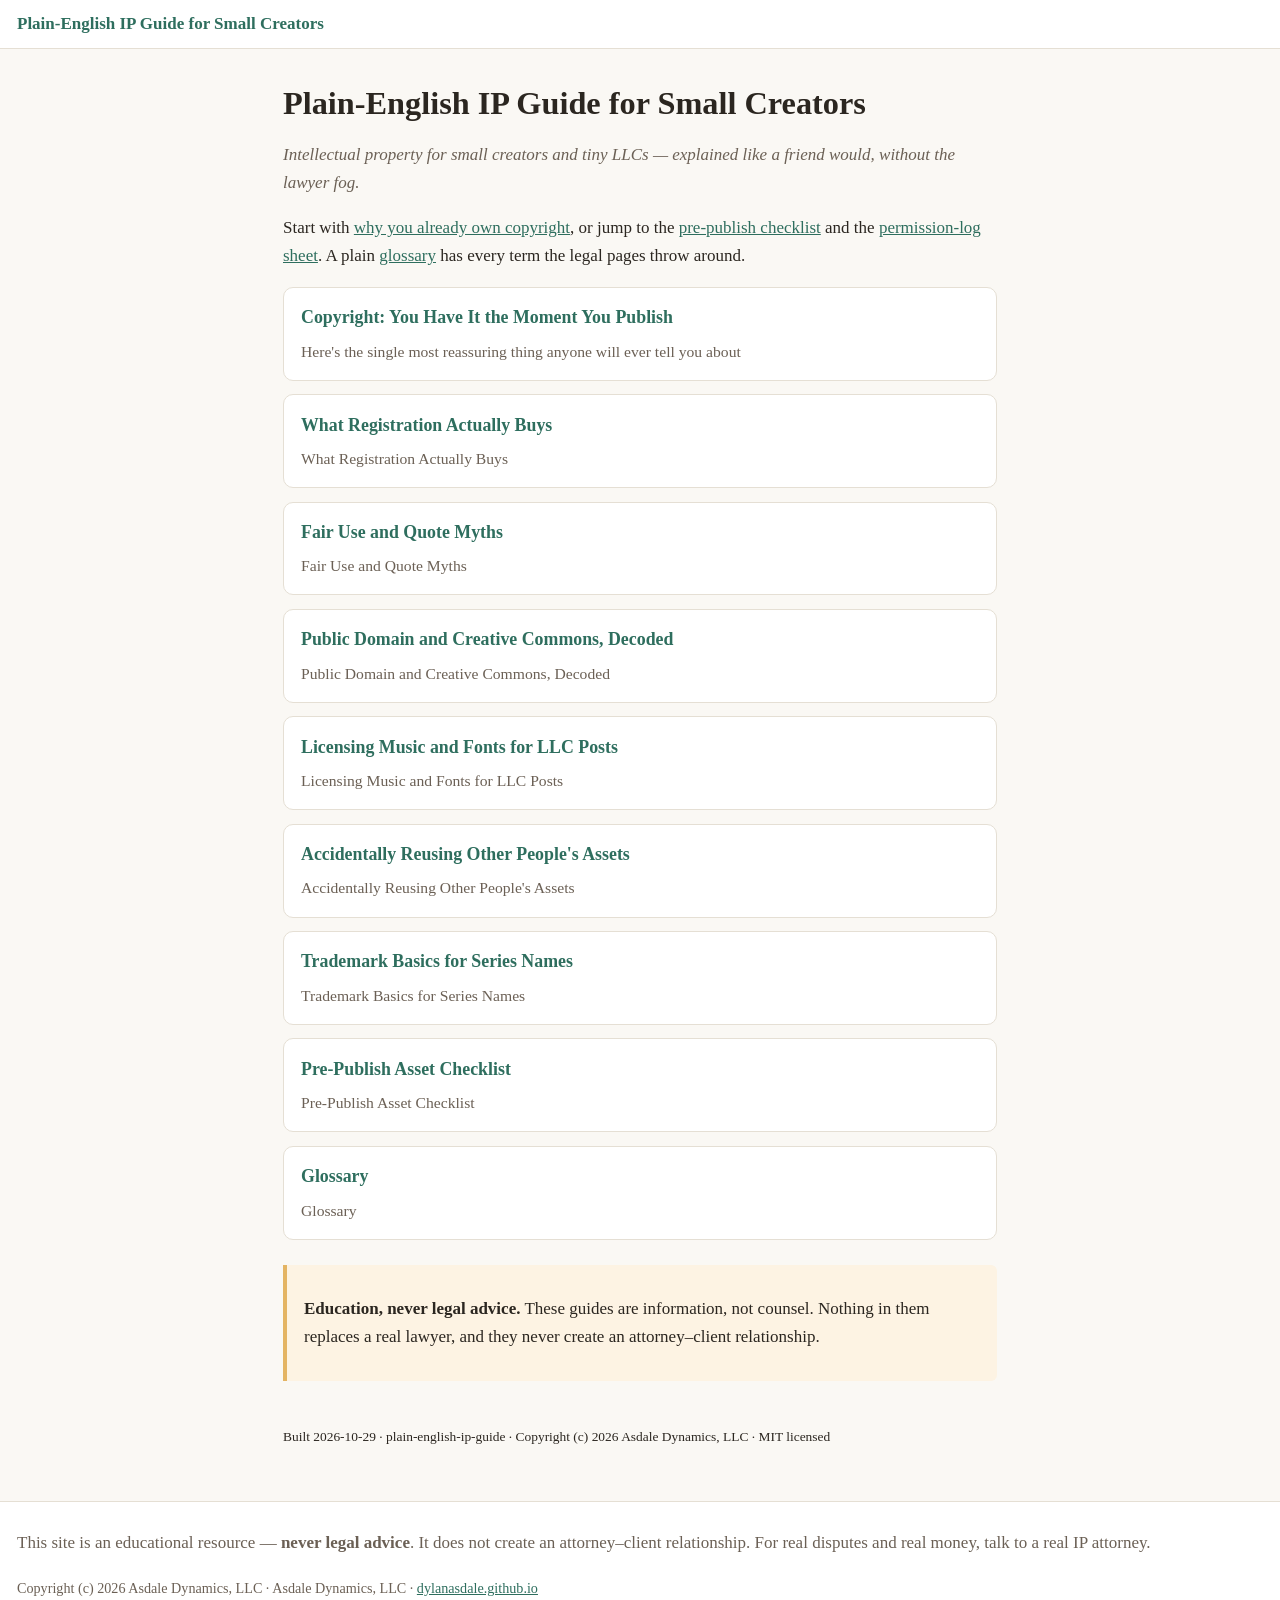
<file: site/index.html>
<!DOCTYPE html>
<html lang="en">
<head>
<meta charset="utf-8">
<meta name="viewport" content="width=device-width, initial-scale=1">
<meta name="description" content="Beginner-friendly intellectual-property guidance for small creators and tiny LLCs, in plain English. Education, never legal advice.">
<title>Plain-English IP Guide for Small Creators · Plain-English IP Guide for Small Creators</title>
<link rel="stylesheet" href="style.css">
</head>
<body>
<header class="site"><nav>
  <a class="home" href="index.html">Plain-English IP Guide for Small Creators</a>
</nav></header>
<main>
<h1>Plain-English IP Guide for Small Creators</h1>
<p class="tagline">Intellectual property for small creators and tiny LLCs — explained like a friend would, without the lawyer fog.</p>
<p>Start with <a href="01-copyright-the-moment-you-publish.html">why you already own copyright</a>, or jump to the <a href="checklist.html">pre-publish checklist</a> and the <a href="permission-log.csv">permission-log sheet</a>. A plain <a href="glossary.html">glossary</a> has every term the legal pages throw around.</p>
<ul class="cards">
  <li><a href="01-copyright-the-moment-you-publish.html">Copyright: You Have It the Moment You Publish</a><div class="desc">Here's the single most reassuring thing anyone will ever tell you about</div></li>
  <li><a href="02-what-registration-buys.html">What Registration Actually Buys</a><div class="desc">What Registration Actually Buys</div></li>
  <li><a href="03-fair-use-and-quote-myths.html">Fair Use and Quote Myths</a><div class="desc">Fair Use and Quote Myths</div></li>
  <li><a href="04-public-domain-and-creative-commons.html">Public Domain and Creative Commons, Decoded</a><div class="desc">Public Domain and Creative Commons, Decoded</div></li>
  <li><a href="05-licensing-music-and-fonts.html">Licensing Music and Fonts for LLC Posts</a><div class="desc">Licensing Music and Fonts for LLC Posts</div></li>
  <li><a href="06-accidental-reuse.html">Accidentally Reusing Other People's Assets</a><div class="desc">Accidentally Reusing Other People's Assets</div></li>
  <li><a href="07-trademark-basics-for-series-names.html">Trademark Basics for Series Names</a><div class="desc">Trademark Basics for Series Names</div></li>
  <li><a href="checklist.html">Pre-Publish Asset Checklist</a><div class="desc">Pre-Publish Asset Checklist</div></li>
  <li><a href="glossary.html">Glossary</a><div class="desc">Glossary</div></li>
</ul>
<blockquote><p><strong>Education, never legal advice.</strong> These guides are information, not counsel. Nothing in them replaces a real lawyer, and they never create an attorney–client relationship.</p></blockquote>

<div class="pagednav">
<p><small>Built 2026-10-29 · plain-english-ip-guide · Copyright (c) 2026 Asdale Dynamics, LLC · MIT licensed</small></p>
</div>
</main>
<footer class="site">
<p>This site is an educational resource — <strong>never legal advice</strong>. It does not create an attorney–client relationship. For real disputes and real money, talk to a real IP attorney.</p>
<p><small>Copyright (c) 2026 Asdale Dynamics, LLC · Asdale Dynamics, LLC · <a href="https://dylanasdale.github.io">dylanasdale.github.io</a></small></p>
</footer>
</body>
</html>
</file>
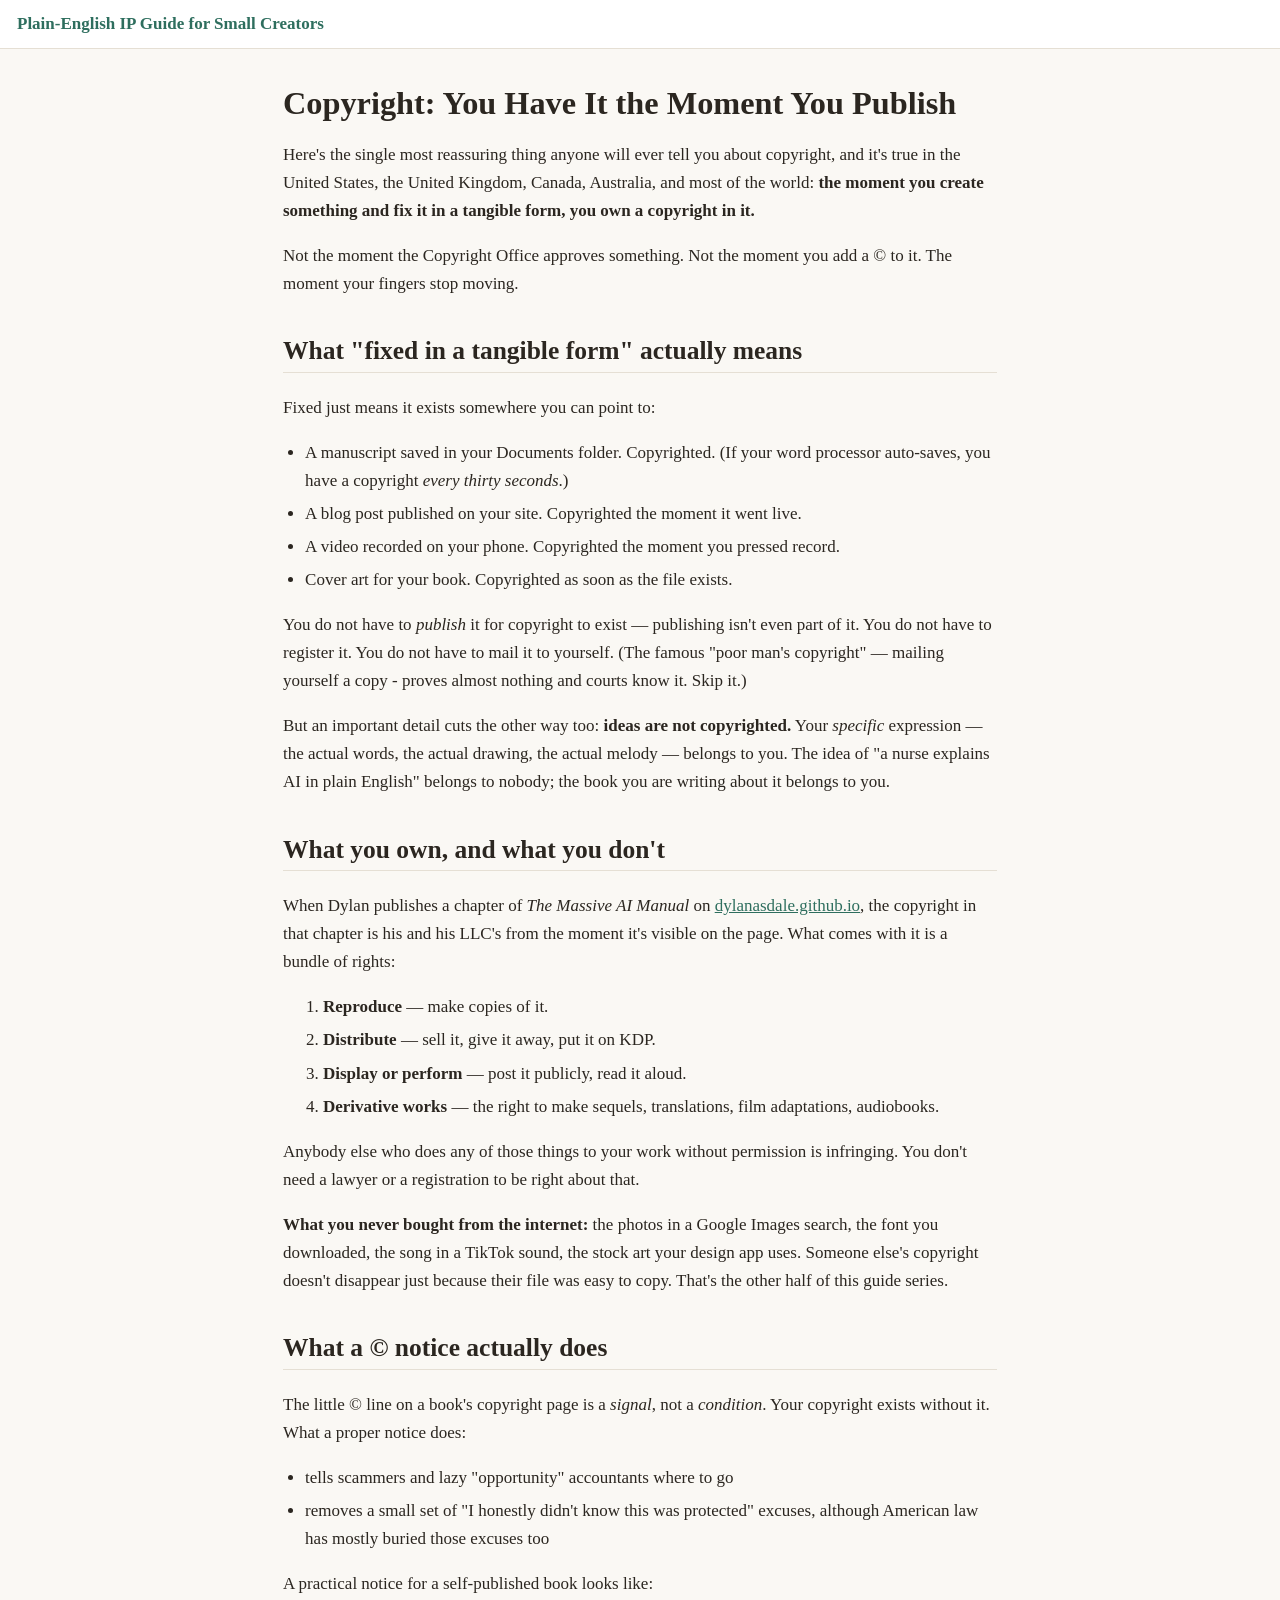
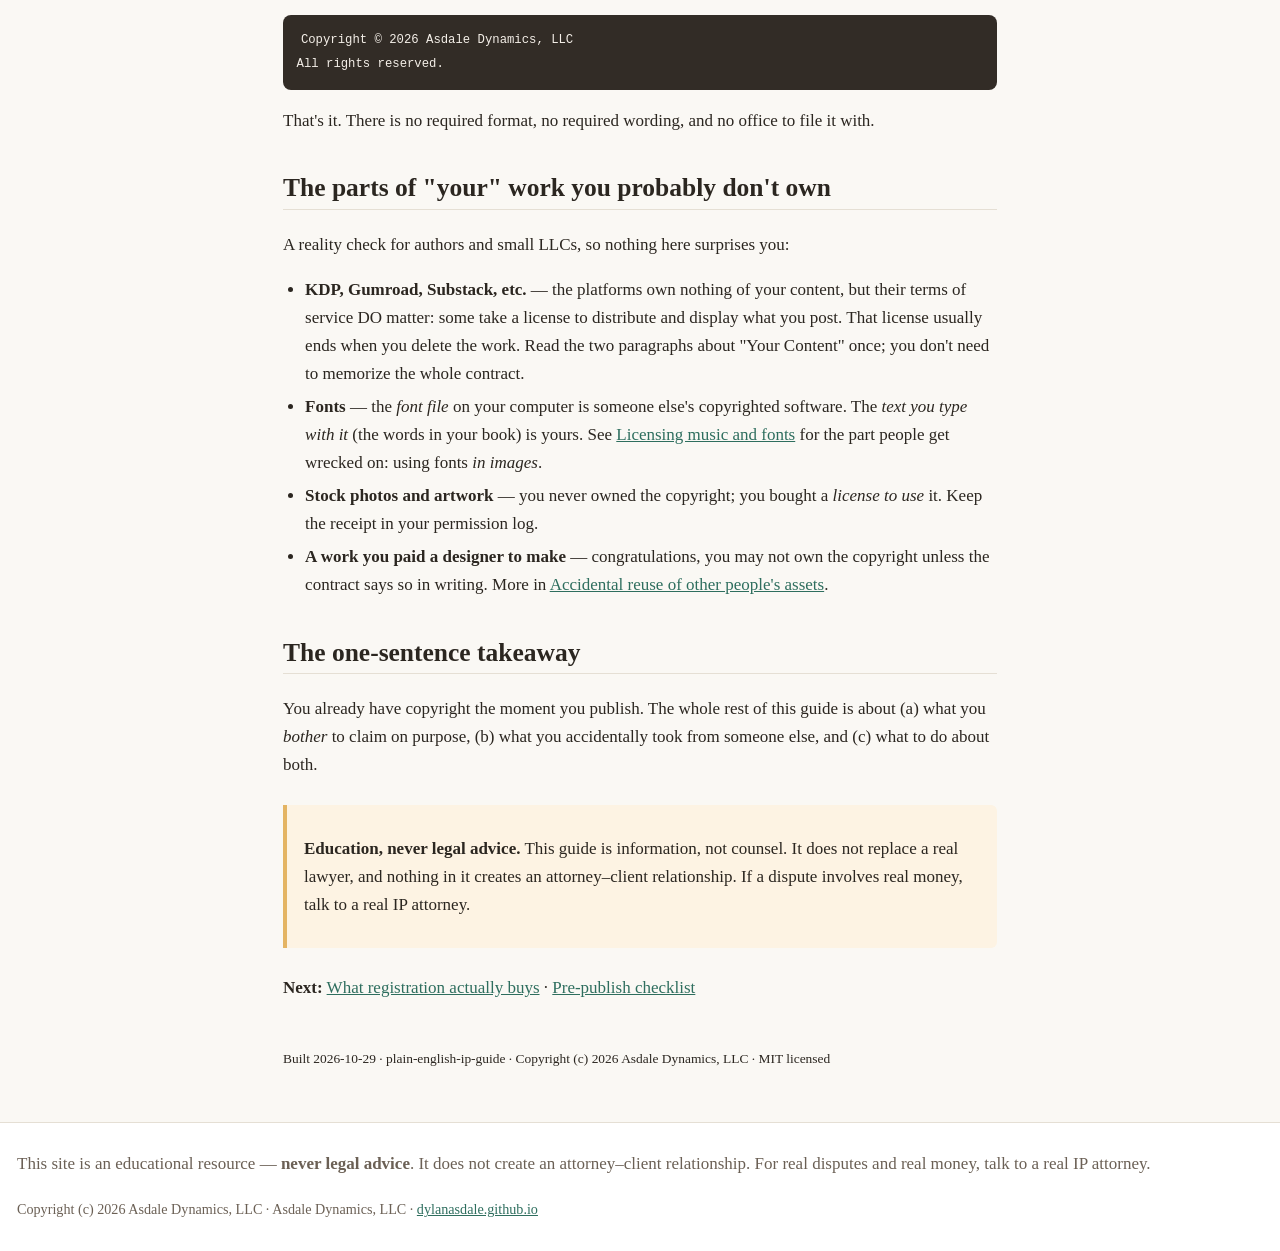
<file: site/01-copyright-the-moment-you-publish.html>
<!DOCTYPE html>
<html lang="en">
<head>
<meta charset="utf-8">
<meta name="viewport" content="width=device-width, initial-scale=1">
<meta name="description" content="Beginner-friendly intellectual-property guidance for small creators and tiny LLCs, in plain English. Education, never legal advice.">
<title>Copyright: You Have It the Moment You Publish · Plain-English IP Guide for Small Creators</title>
<link rel="stylesheet" href="style.css">
</head>
<body>
<header class="site"><nav>
  <a class="home" href="index.html">Plain-English IP Guide for Small Creators</a>
</nav></header>
<main>
<h1 id="copyright-you-have-it-the-moment-you-publish">Copyright: You Have It the Moment You Publish</h1>
<p>Here's the single most reassuring thing anyone will ever tell you about
copyright, and it's true in the United States, the United Kingdom, Canada,
Australia, and most of the world: <strong>the moment you create something and fix it
in a tangible form, you own a copyright in it.</strong></p>
<p>Not the moment the Copyright Office approves something. Not the moment you add
a © to it. The moment your fingers stop moving.</p>
<h2 id="what-fixed-in-a-tangible-form-actually-means">What "fixed in a tangible form" actually means</h2>
<p>Fixed just means it exists somewhere you can point to:</p>
<ul>
<li>A manuscript saved in your Documents folder. Copyrighted. (If your word
  processor auto-saves, you have a copyright <em>every thirty seconds</em>.)</li>
<li>A blog post published on your site. Copyrighted the moment it went live.</li>
<li>A video recorded on your phone. Copyrighted the moment you pressed record.</li>
<li>Cover art for your book. Copyrighted as soon as the file exists.</li>
</ul>
<p>You do not have to <em>publish</em> it for copyright to exist — publishing isn't even
part of it. You do not have to register it. You do not have to mail it to
yourself. (The famous "poor man's copyright" — mailing yourself a copy - proves
almost nothing and courts know it. Skip it.)</p>
<p>But an important detail cuts the other way too: <strong>ideas are not copyrighted.</strong>
Your <em>specific</em> expression — the actual words, the actual drawing, the actual
melody — belongs to you. The idea of "a nurse explains AI in plain English"
belongs to nobody; the book you are writing about it belongs to you.</p>
<h2 id="what-you-own-and-what-you-dont">What you own, and what you don't</h2>
<p>When Dylan publishes a chapter of <em>The Massive AI Manual</em> on
<a href="https://dylanasdale.github.io">dylanasdale.github.io</a>, the copyright in that
chapter is his and his LLC's from the moment it's visible on the page. What
comes with it is a bundle of rights:</p>
<ol>
<li><strong>Reproduce</strong> — make copies of it.</li>
<li><strong>Distribute</strong> — sell it, give it away, put it on KDP.</li>
<li><strong>Display or perform</strong> — post it publicly, read it aloud.</li>
<li><strong>Derivative works</strong> — the right to make sequels, translations, film
   adaptations, audiobooks.</li>
</ol>
<p>Anybody else who does any of those things to your work without permission is
infringing. You don't need a lawyer or a registration to be right about that.</p>
<p><strong>What you never bought from the internet:</strong> the photos in a Google Images
search, the font you downloaded, the song in a TikTok sound, the stock art
your design app uses. Someone else's copyright doesn't disappear just because
their file was easy to copy. That's the other half of this guide series.</p>
<h2 id="what-a-notice-actually-does">What a © notice actually does</h2>
<p>The little © line on a book's copyright page is a <em>signal</em>, not a <em>condition</em>.
Your copyright exists without it. What a proper notice does:</p>
<ul>
<li>tells scammers and lazy "opportunity" accountants where to go</li>
<li>removes a small set of "I honestly didn't know this was protected"
  excuses, although American law has mostly buried those excuses too</li>
</ul>
<p>A practical notice for a self-published book looks like:</p>
<pre><code>Copyright © 2026 Asdale Dynamics, LLC
All rights reserved.
</code></pre>
<p>That's it. There is no required format, no required wording, and no office to
file it with.</p>
<h2 id="the-parts-of-your-work-you-probably-dont-own">The parts of "your" work you probably don't own</h2>
<p>A reality check for authors and small LLCs, so nothing here surprises you:</p>
<ul>
<li><strong>KDP, Gumroad, Substack, etc.</strong> — the platforms own nothing of your content,
  but their terms of service DO matter: some take a license to distribute and
  display what you post. That license usually ends when you delete the work.
  Read the two paragraphs about "Your Content" once; you don't need to
  memorize the whole contract.</li>
<li><strong>Fonts</strong> — the <em>font file</em> on your computer is someone else's copyrighted
  software. The <em>text you type with it</em> (the words in your book) is yours. See
  <a href="05-licensing-music-and-fonts.html">Licensing music and fonts</a> for the part
  people get wrecked on: using fonts <em>in images</em>.</li>
<li><strong>Stock photos and artwork</strong> — you never owned the copyright; you bought a
  <em>license to use</em> it. Keep the receipt in your permission log.</li>
<li><strong>A work you paid a designer to make</strong> — congratulations, you may not own
  the copyright unless the contract says so in writing. More in
  <a href="06-accidental-reuse.html">Accidental reuse of other people's assets</a>.</li>
</ul>
<h2 id="the-one-sentence-takeaway">The one-sentence takeaway</h2>
<p>You already have copyright the moment you publish. The whole rest of this
guide is about (a) what you <em>bother</em> to claim on purpose, (b) what you
accidentally took from someone else, and (c) what to do about both.</p>
<blockquote>
<p><strong>Education, never legal advice.</strong> This guide is information, not counsel.
It does not replace a real lawyer, and nothing in it creates an
attorney–client relationship. If a dispute involves real money, talk to a
real IP attorney.</p>
</blockquote>
<p><strong>Next:</strong> <a href="02-what-registration-buys.html">What registration actually buys</a> ·
<a href="checklist.html">Pre-publish checklist</a></p>
<div class="pagednav">
<p><small>Built 2026-10-29 · plain-english-ip-guide · Copyright (c) 2026 Asdale Dynamics, LLC · MIT licensed</small></p>
</div>
</main>
<footer class="site">
<p>This site is an educational resource — <strong>never legal advice</strong>. It does not create an attorney–client relationship. For real disputes and real money, talk to a real IP attorney.</p>
<p><small>Copyright (c) 2026 Asdale Dynamics, LLC · Asdale Dynamics, LLC · <a href="https://dylanasdale.github.io">dylanasdale.github.io</a></small></p>
</footer>
</body>
</html>
</file>
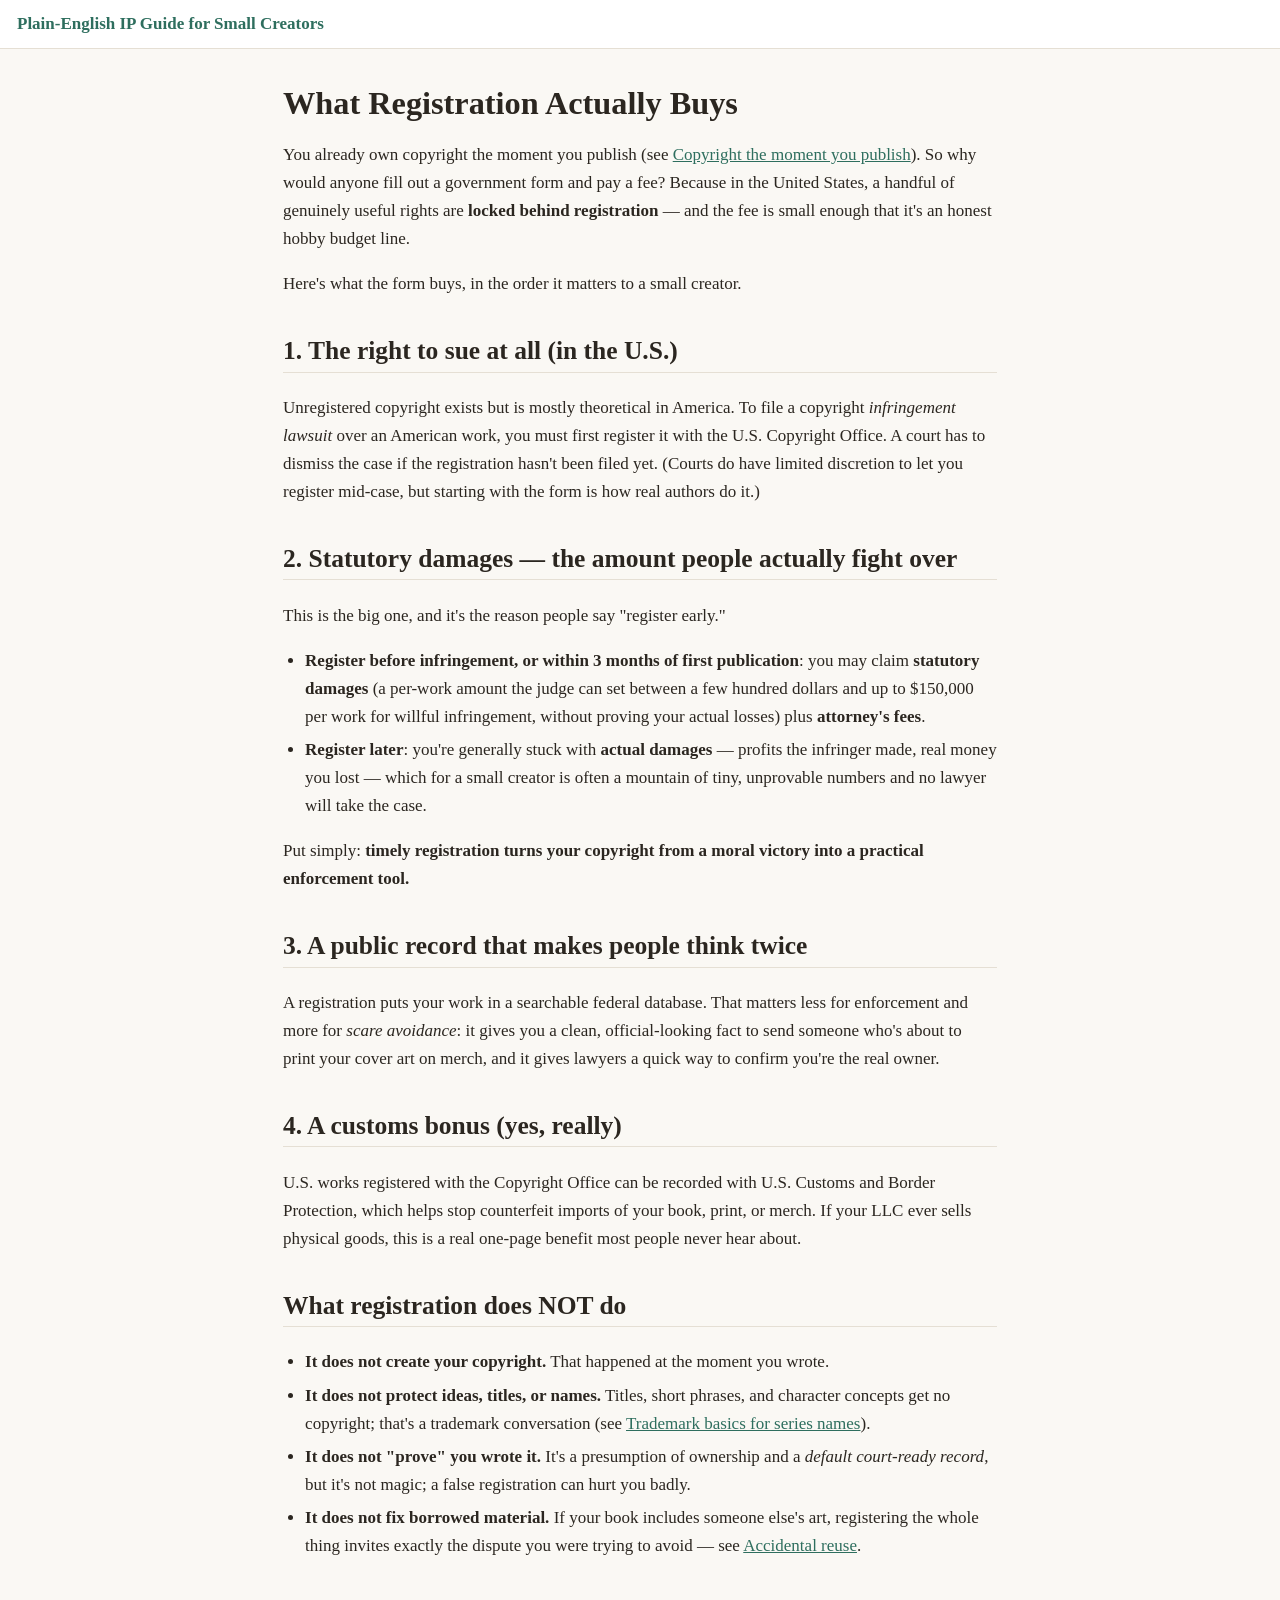
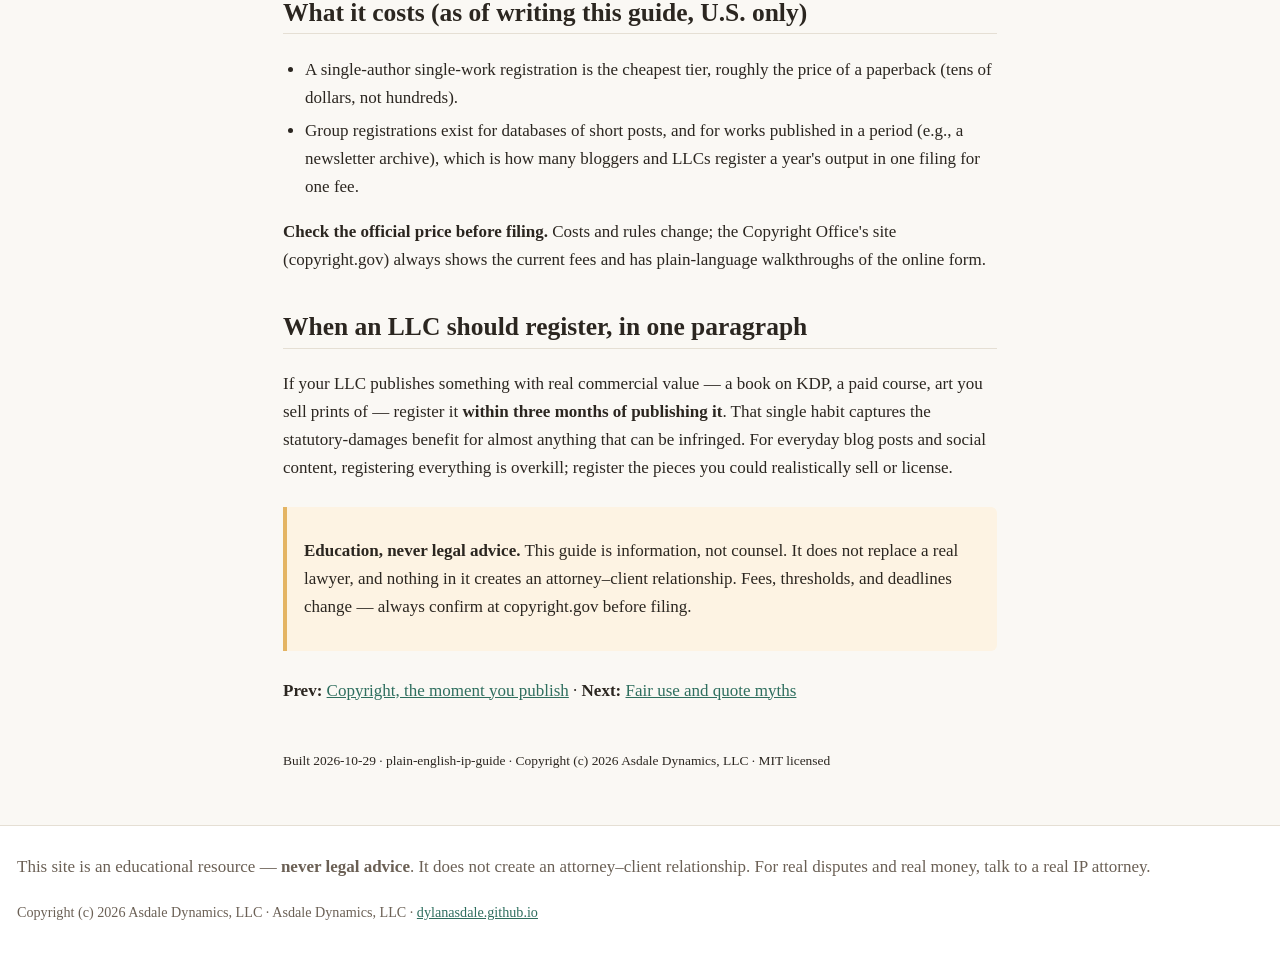
<file: site/02-what-registration-buys.html>
<!DOCTYPE html>
<html lang="en">
<head>
<meta charset="utf-8">
<meta name="viewport" content="width=device-width, initial-scale=1">
<meta name="description" content="Beginner-friendly intellectual-property guidance for small creators and tiny LLCs, in plain English. Education, never legal advice.">
<title>What Registration Actually Buys · Plain-English IP Guide for Small Creators</title>
<link rel="stylesheet" href="style.css">
</head>
<body>
<header class="site"><nav>
  <a class="home" href="index.html">Plain-English IP Guide for Small Creators</a>
</nav></header>
<main>
<h1 id="what-registration-actually-buys">What Registration Actually Buys</h1>
<p>You already own copyright the moment you publish (see
<a href="01-copyright-the-moment-you-publish.html">Copyright the moment you publish</a>).
So why would anyone fill out a government form and pay a fee? Because in the
United States, a handful of genuinely useful rights are <strong>locked behind
registration</strong> — and the fee is small enough that it's an honest hobby budget
line.</p>
<p>Here's what the form buys, in the order it matters to a small creator.</p>
<h2 id="1-the-right-to-sue-at-all-in-the-us">1. The right to sue at all (in the U.S.)</h2>
<p>Unregistered copyright exists but is mostly theoretical in America. To file a
copyright <em>infringement lawsuit</em> over an American work, you must first register
it with the U.S. Copyright Office. A court has to dismiss the case if the
registration hasn't been filed yet. (Courts do have limited discretion to let
you register mid-case, but starting with the form is how real authors do it.)</p>
<h2 id="2-statutory-damages-the-amount-people-actually-fight-over">2. Statutory damages — the amount people actually fight over</h2>
<p>This is the big one, and it's the reason people say "register early."</p>
<ul>
<li><strong>Register before infringement, or within 3 months of first publication</strong>:
  you may claim <strong>statutory damages</strong> (a per-work amount the judge can set
  between a few hundred dollars and up to $150,000 per work for willful
  infringement, without proving your actual losses) plus <strong>attorney's fees</strong>.</li>
<li><strong>Register later</strong>: you're generally stuck with <strong>actual damages</strong> — profits
  the infringer made, real money you lost — which for a small creator is often
  a mountain of tiny, unprovable numbers and no lawyer will take the case.</li>
</ul>
<p>Put simply: <strong>timely registration turns your copyright from a moral victory
into a practical enforcement tool.</strong></p>
<h2 id="3-a-public-record-that-makes-people-think-twice">3. A public record that makes people think twice</h2>
<p>A registration puts your work in a searchable federal database. That matters
less for enforcement and more for <em>scare avoidance</em>: it gives you a clean,
official-looking fact to send someone who's about to print your cover art on
merch, and it gives lawyers a quick way to confirm you're the real owner.</p>
<h2 id="4-a-customs-bonus-yes-really">4. A customs bonus (yes, really)</h2>
<p>U.S. works registered with the Copyright Office can be recorded with U.S.
Customs and Border Protection, which helps stop counterfeit imports of your
book, print, or merch. If your LLC ever sells physical goods, this is a real
one-page benefit most people never hear about.</p>
<h2 id="what-registration-does-not-do">What registration does NOT do</h2>
<ul>
<li><strong>It does not create your copyright.</strong> That happened at the moment you wrote.</li>
<li><strong>It does not protect ideas, titles, or names.</strong> Titles, short phrases, and
  character concepts get no copyright; that's a trademark conversation (see
  <a href="07-trademark-basics-for-series-names.html">Trademark basics for series names</a>).</li>
<li><strong>It does not "prove" you wrote it.</strong> It's a presumption of ownership and a
  <em>default court-ready record</em>, but it's not magic; a false registration can
  hurt you badly.</li>
<li><strong>It does not fix borrowed material.</strong> If your book includes someone else's
  art, registering the whole thing invites exactly the dispute you were trying
  to avoid — see <a href="06-accidental-reuse.html">Accidental reuse</a>.</li>
</ul>
<h2 id="what-it-costs-as-of-writing-this-guide-us-only">What it costs (as of writing this guide, U.S. only)</h2>
<ul>
<li>A single-author single-work registration is the cheapest tier, roughly the
  price of a paperback (tens of dollars, not hundreds).</li>
<li>Group registrations exist for databases of short posts, and for works
  published in a period (e.g., a newsletter archive), which is how many
  bloggers and LLCs register a year's output in one filing for one fee.</li>
</ul>
<p><strong>Check the official price before filing.</strong> Costs and rules change; the
Copyright Office's site (copyright.gov) always shows the current fees and has
plain-language walkthroughs of the online form.</p>
<h2 id="when-an-llc-should-register-in-one-paragraph">When an LLC should register, in one paragraph</h2>
<p>If your LLC publishes something with real commercial value — a book on KDP, a
paid course, art you sell prints of — register it <strong>within three months of
publishing it</strong>. That single habit captures the statutory-damages benefit for
almost anything that can be infringed. For everyday blog posts and social
content, registering everything is overkill; register the pieces you could
realistically sell or license.</p>
<blockquote>
<p><strong>Education, never legal advice.</strong> This guide is information, not counsel.
It does not replace a real lawyer, and nothing in it creates an
attorney–client relationship. Fees, thresholds, and deadlines change — always
confirm at copyright.gov before filing.</p>
</blockquote>
<p><strong>Prev:</strong> <a href="01-copyright-the-moment-you-publish.html">Copyright, the moment you publish</a> ·
<strong>Next:</strong> <a href="03-fair-use-and-quote-myths.html">Fair use and quote myths</a></p>
<div class="pagednav">
<p><small>Built 2026-10-29 · plain-english-ip-guide · Copyright (c) 2026 Asdale Dynamics, LLC · MIT licensed</small></p>
</div>
</main>
<footer class="site">
<p>This site is an educational resource — <strong>never legal advice</strong>. It does not create an attorney–client relationship. For real disputes and real money, talk to a real IP attorney.</p>
<p><small>Copyright (c) 2026 Asdale Dynamics, LLC · Asdale Dynamics, LLC · <a href="https://dylanasdale.github.io">dylanasdale.github.io</a></small></p>
</footer>
</body>
</html>
</file>
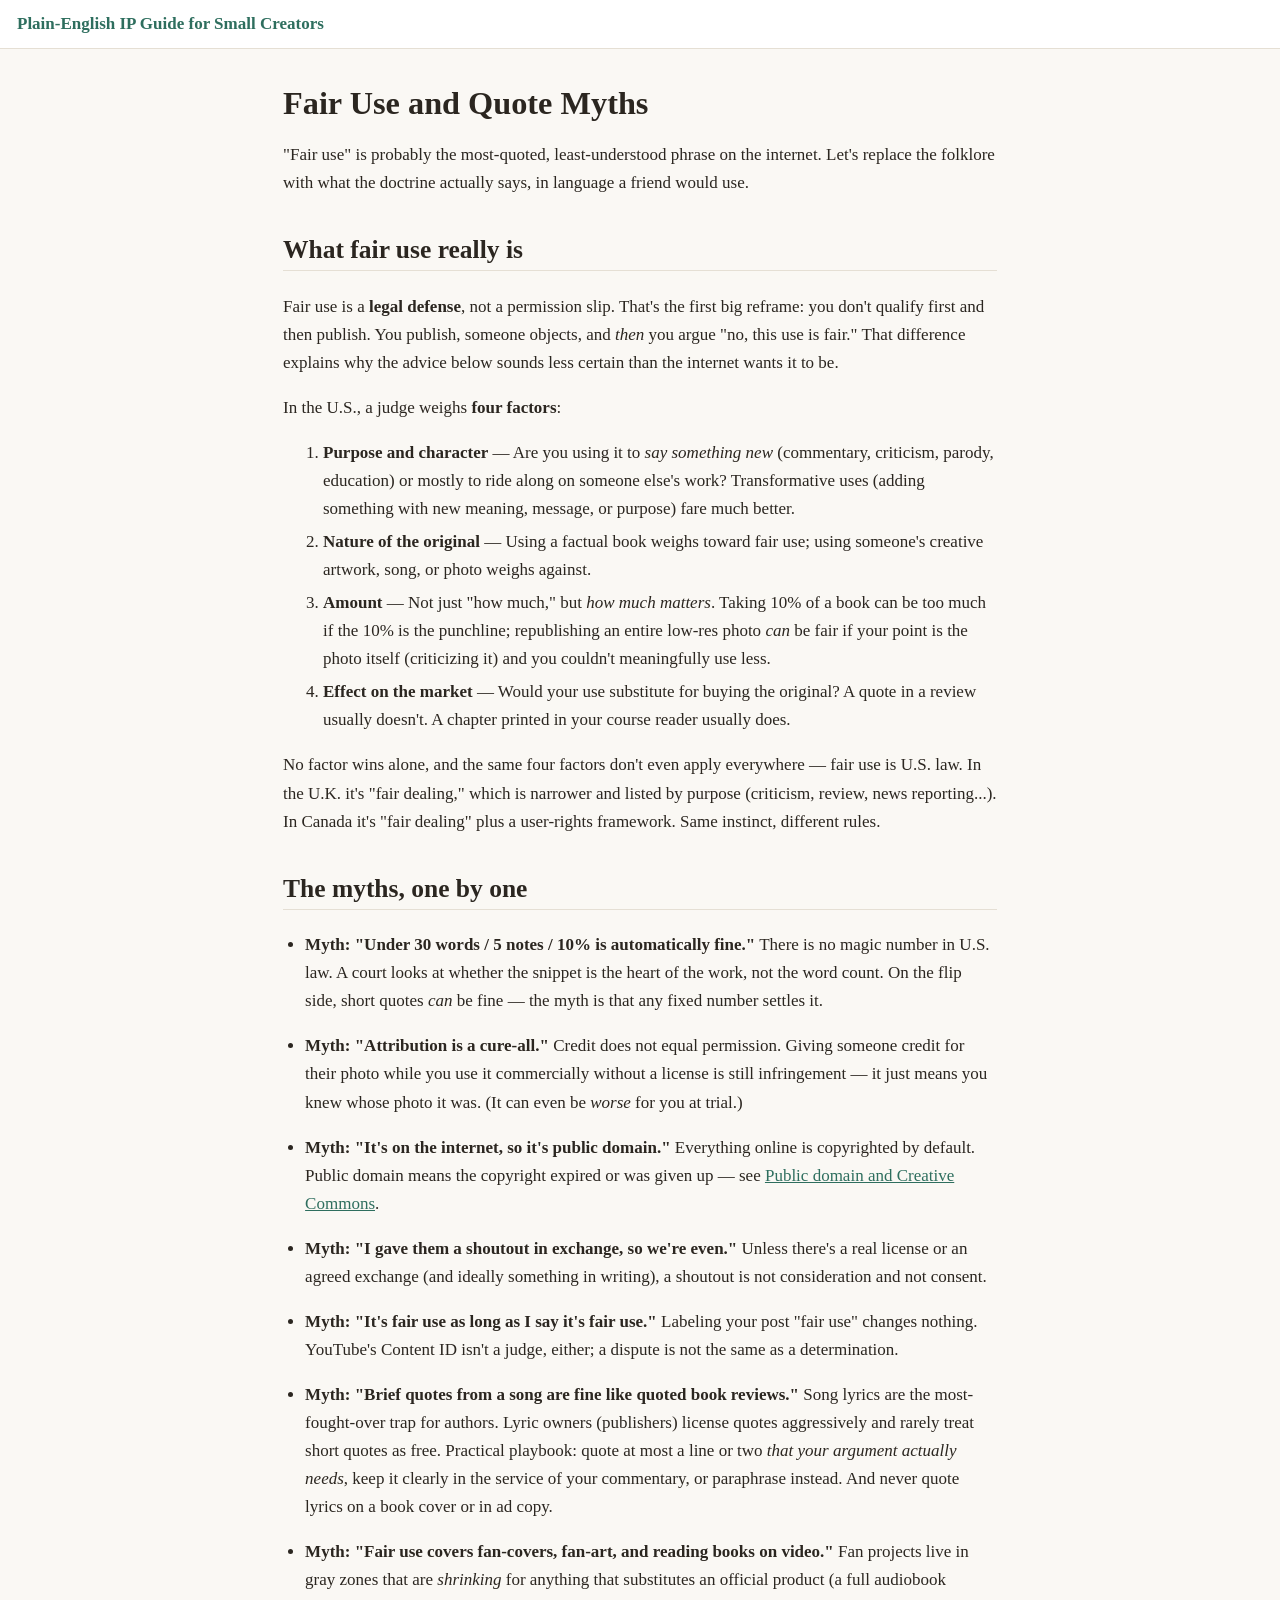
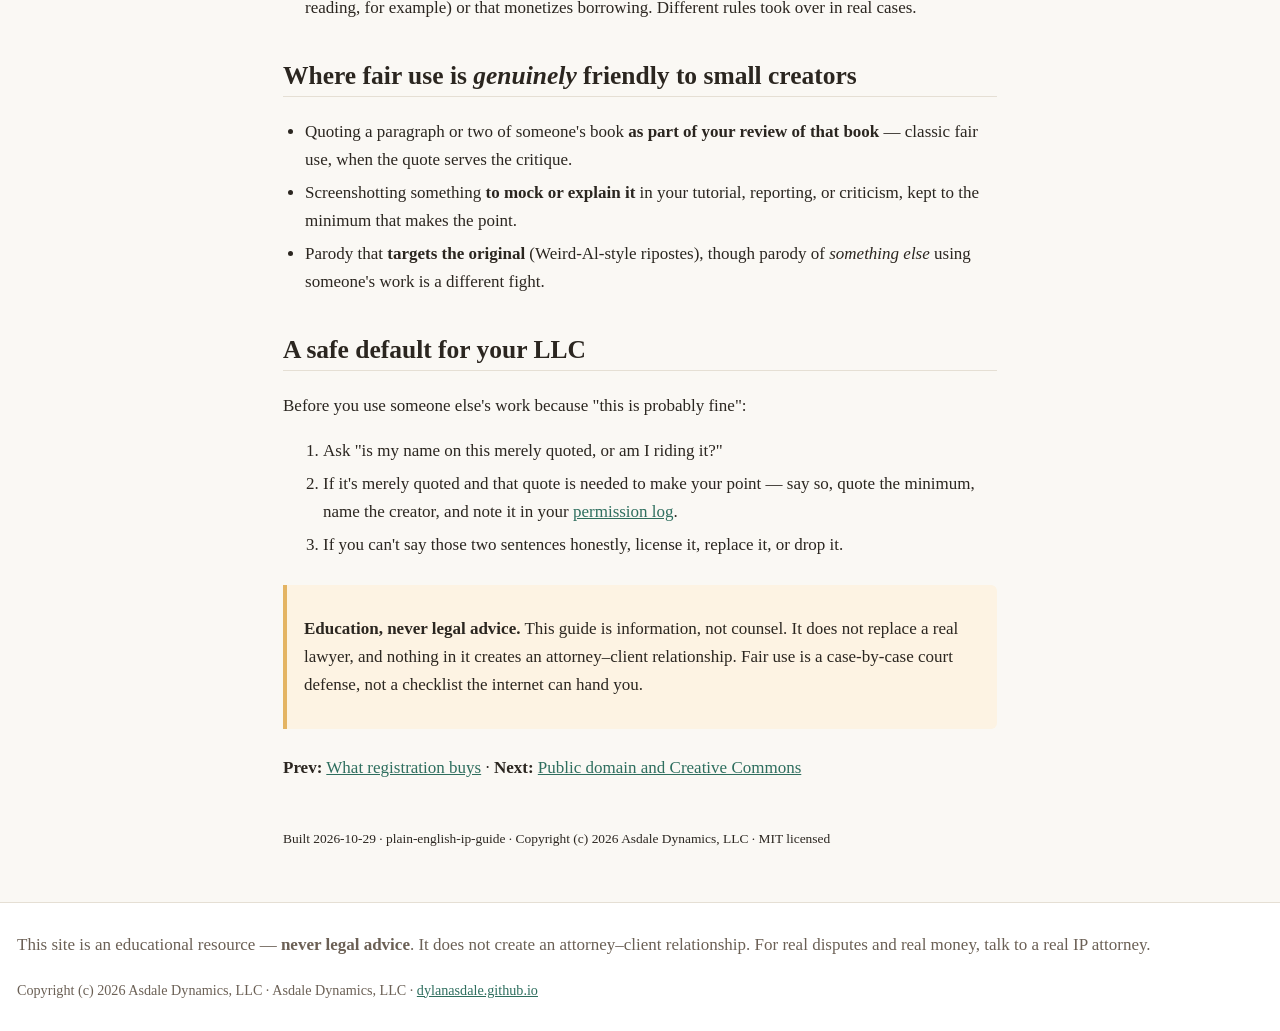
<file: site/03-fair-use-and-quote-myths.html>
<!DOCTYPE html>
<html lang="en">
<head>
<meta charset="utf-8">
<meta name="viewport" content="width=device-width, initial-scale=1">
<meta name="description" content="Beginner-friendly intellectual-property guidance for small creators and tiny LLCs, in plain English. Education, never legal advice.">
<title>Fair Use and Quote Myths · Plain-English IP Guide for Small Creators</title>
<link rel="stylesheet" href="style.css">
</head>
<body>
<header class="site"><nav>
  <a class="home" href="index.html">Plain-English IP Guide for Small Creators</a>
</nav></header>
<main>
<h1 id="fair-use-and-quote-myths">Fair Use and Quote Myths</h1>
<p>"Fair use" is probably the most-quoted, least-understood phrase on the
internet. Let's replace the folklore with what the doctrine actually says, in
language a friend would use.</p>
<h2 id="what-fair-use-really-is">What fair use really is</h2>
<p>Fair use is a <strong>legal defense</strong>, not a permission slip. That's the first big
reframe: you don't qualify first and then publish. You publish, someone
objects, and <em>then</em> you argue "no, this use is fair." That difference explains
why the advice below sounds less certain than the internet wants it to be.</p>
<p>In the U.S., a judge weighs <strong>four factors</strong>:</p>
<ol>
<li><strong>Purpose and character</strong> — Are you using it to <em>say something new</em>
   (commentary, criticism, parody, education) or mostly to ride along on
   someone else's work? Transformative uses (adding something with new
   meaning, message, or purpose) fare much better.</li>
<li><strong>Nature of the original</strong> — Using a factual book weighs toward fair use;
   using someone's creative artwork, song, or photo weighs against.</li>
<li><strong>Amount</strong> — Not just "how much," but <em>how much matters</em>. Taking 10% of a
   book can be too much if the 10% is the punchline; republishing an entire
   low-res photo <em>can</em> be fair if your point is the photo itself (criticizing
   it) and you couldn't meaningfully use less.</li>
<li><strong>Effect on the market</strong> — Would your use substitute for buying the
   original? A quote in a review usually doesn't. A chapter printed in your
   course reader usually does.</li>
</ol>
<p>No factor wins alone, and the same four factors don't even apply everywhere —
fair use is U.S. law. In the U.K. it's "fair dealing," which is narrower and
listed by purpose (criticism, review, news reporting...). In Canada it's
"fair dealing" plus a user-rights framework. Same instinct, different rules.</p>
<h2 id="the-myths-one-by-one">The myths, one by one</h2>
<ul>
<li>
<p><strong>Myth: "Under 30 words / 5 notes / 10% is automatically fine."</strong>
  There is no magic number in U.S. law. A court looks at whether the
  snippet is the heart of the work, not the word count. On the flip side,
  short quotes <em>can</em> be fine — the myth is that any fixed number settles it.</p>
</li>
<li>
<p><strong>Myth: "Attribution is a cure-all."</strong>
  Credit does not equal permission. Giving someone credit for their photo
  while you use it commercially without a license is still infringement —
  it just means you knew whose photo it was. (It can even be <em>worse</em> for you
  at trial.)</p>
</li>
<li>
<p><strong>Myth: "It's on the internet, so it's public domain."</strong>
  Everything online is copyrighted by default. Public domain means the
  copyright expired or was given up — see
  <a href="04-public-domain-and-creative-commons.html">Public domain and Creative Commons</a>.</p>
</li>
<li>
<p><strong>Myth: "I gave them a shoutout in exchange, so we're even."</strong>
  Unless there's a real license or an agreed exchange (and ideally something
  in writing), a shoutout is not consideration and not consent.</p>
</li>
<li>
<p><strong>Myth: "It's fair use as long as I say it's fair use."</strong>
  Labeling your post "fair use" changes nothing. YouTube's Content ID isn't a
  judge, either; a dispute is not the same as a determination.</p>
</li>
<li>
<p><strong>Myth: "Brief quotes from a song are fine like quoted book reviews."</strong>
  Song lyrics are the most-fought-over trap for authors. Lyric owners
  (publishers) license quotes aggressively and rarely treat short quotes as
  free. Practical playbook: quote at most a line or two <em>that your argument
  actually needs</em>, keep it clearly in the service of your commentary, or
  paraphrase instead. And never quote lyrics on a book cover or in ad copy.</p>
</li>
<li>
<p><strong>Myth: "Fair use covers fan-covers, fan-art, and reading books on video."</strong>
  Fan projects live in gray zones that are <em>shrinking</em> for anything that
  substitutes an official product (a full audiobook reading, for example) or
  that monetizes borrowing. Different rules took over in real cases.</p>
</li>
</ul>
<h2 id="where-fair-use-is-genuinely-friendly-to-small-creators">Where fair use is <em>genuinely</em> friendly to small creators</h2>
<ul>
<li>Quoting a paragraph or two of someone's book <strong>as part of your review of
  that book</strong> — classic fair use, when the quote serves the critique.</li>
<li>Screenshotting something <strong>to mock or explain it</strong> in your tutorial,
  reporting, or criticism, kept to the minimum that makes the point.</li>
<li>Parody that <strong>targets the original</strong> (Weird-Al-style ripostes), though
  parody of <em>something else</em> using someone's work is a different fight.</li>
</ul>
<h2 id="a-safe-default-for-your-llc">A safe default for your LLC</h2>
<p>Before you use someone else's work because "this is probably fine":</p>
<ol>
<li>Ask "is my name on this merely quoted, or am I riding it?"</li>
<li>If it's merely quoted and that quote is needed to make your point — say
   so, quote the minimum, name the creator, and note it in your
   <a href="permission-log.csv">permission log</a>.</li>
<li>If you can't say those two sentences honestly, license it, replace it, or
   drop it.</li>
</ol>
<blockquote>
<p><strong>Education, never legal advice.</strong> This guide is information, not counsel.
It does not replace a real lawyer, and nothing in it creates an
attorney–client relationship. Fair use is a case-by-case court defense, not
a checklist the internet can hand you.</p>
</blockquote>
<p><strong>Prev:</strong> <a href="02-what-registration-buys.html">What registration buys</a> ·
<strong>Next:</strong> <a href="04-public-domain-and-creative-commons.html">Public domain and Creative Commons</a></p>
<div class="pagednav">
<p><small>Built 2026-10-29 · plain-english-ip-guide · Copyright (c) 2026 Asdale Dynamics, LLC · MIT licensed</small></p>
</div>
</main>
<footer class="site">
<p>This site is an educational resource — <strong>never legal advice</strong>. It does not create an attorney–client relationship. For real disputes and real money, talk to a real IP attorney.</p>
<p><small>Copyright (c) 2026 Asdale Dynamics, LLC · Asdale Dynamics, LLC · <a href="https://dylanasdale.github.io">dylanasdale.github.io</a></small></p>
</footer>
</body>
</html>
</file>
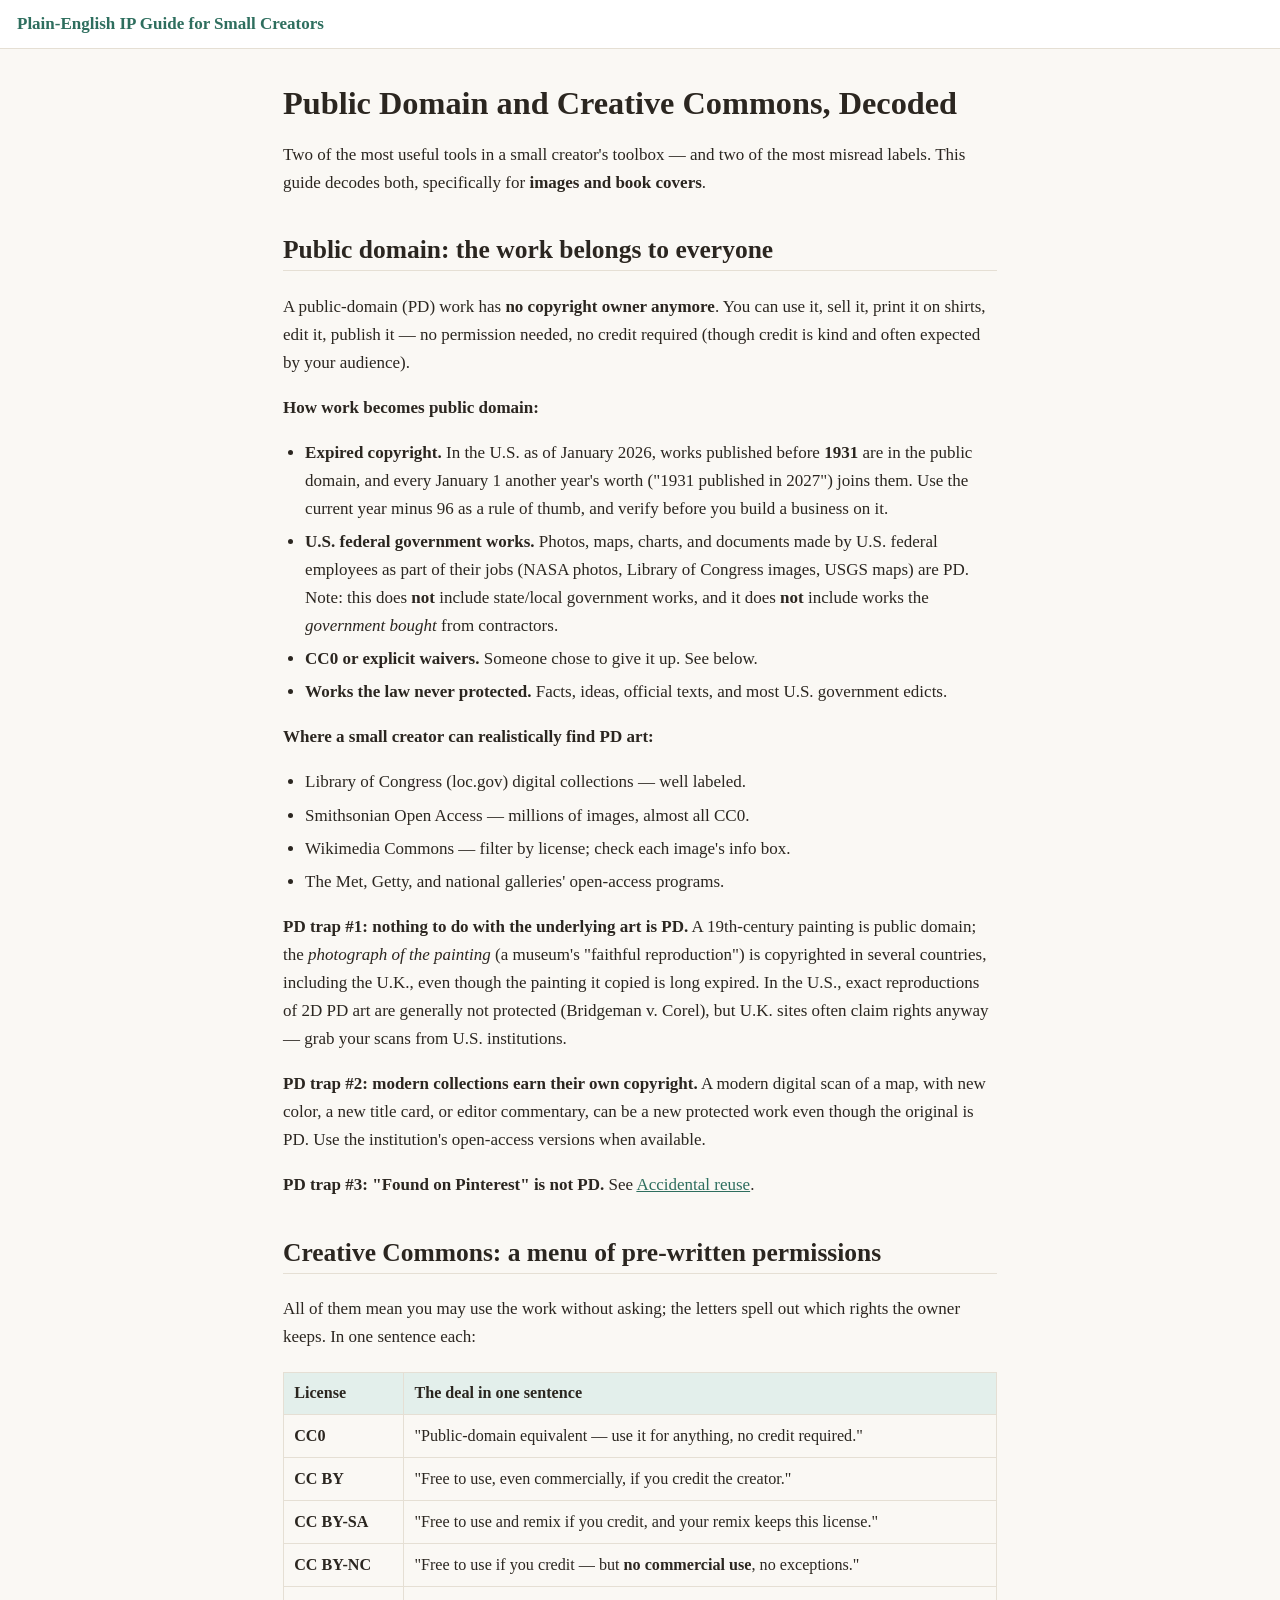
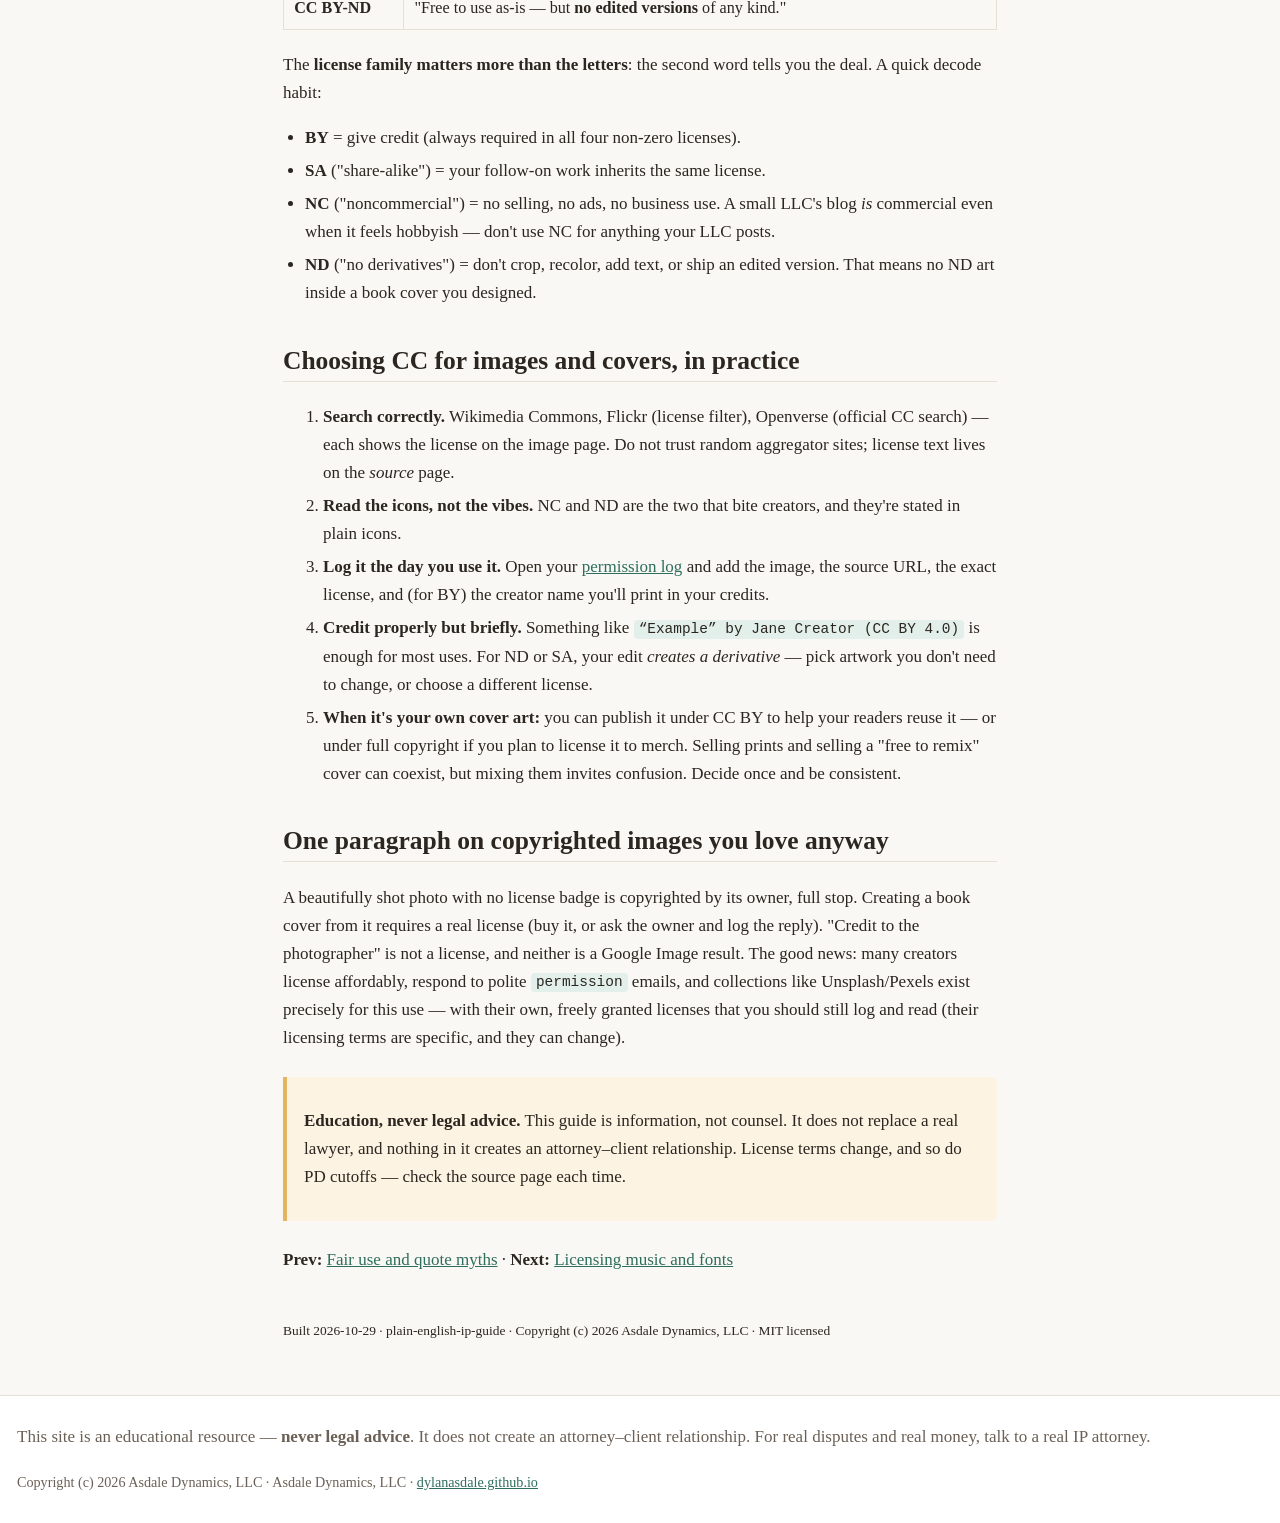
<file: site/04-public-domain-and-creative-commons.html>
<!DOCTYPE html>
<html lang="en">
<head>
<meta charset="utf-8">
<meta name="viewport" content="width=device-width, initial-scale=1">
<meta name="description" content="Beginner-friendly intellectual-property guidance for small creators and tiny LLCs, in plain English. Education, never legal advice.">
<title>Public Domain and Creative Commons, Decoded · Plain-English IP Guide for Small Creators</title>
<link rel="stylesheet" href="style.css">
</head>
<body>
<header class="site"><nav>
  <a class="home" href="index.html">Plain-English IP Guide for Small Creators</a>
</nav></header>
<main>
<h1 id="public-domain-and-creative-commons-decoded">Public Domain and Creative Commons, Decoded</h1>
<p>Two of the most useful tools in a small creator's toolbox — and two of the
most misread labels. This guide decodes both, specifically for <strong>images and
book covers</strong>.</p>
<h2 id="public-domain-the-work-belongs-to-everyone">Public domain: the work belongs to everyone</h2>
<p>A public-domain (PD) work has <strong>no copyright owner anymore</strong>. You can use it,
sell it, print it on shirts, edit it, publish it — no permission needed, no
credit required (though credit is kind and often expected by your audience).</p>
<p><strong>How work becomes public domain:</strong></p>
<ul>
<li><strong>Expired copyright.</strong> In the U.S. as of January 2026, works published
  before <strong>1931</strong> are in the public domain, and every January 1 another year's
  worth ("1931 published in 2027") joins them. Use the current year minus 96
  as a rule of thumb, and verify before you build a business on it.</li>
<li><strong>U.S. federal government works.</strong> Photos, maps, charts, and documents made
  by U.S. federal employees as part of their jobs (NASA photos, Library of
  Congress images, USGS maps) are PD. Note: this does <strong>not</strong> include
  state/local government works, and it does <strong>not</strong> include works the
  <em>government bought</em> from contractors.</li>
<li><strong>CC0 or explicit waivers.</strong> Someone chose to give it up. See below.</li>
<li><strong>Works the law never protected.</strong> Facts, ideas, official texts, and most
  U.S. government edicts.</li>
</ul>
<p><strong>Where a small creator can realistically find PD art:</strong></p>
<ul>
<li>Library of Congress (loc.gov) digital collections — well labeled.</li>
<li>Smithsonian Open Access — millions of images, almost all CC0.</li>
<li>Wikimedia Commons — filter by license; check each image's info box.</li>
<li>The Met, Getty, and national galleries' open-access programs.</li>
</ul>
<p><strong>PD trap #1: nothing to do with the underlying art is PD.</strong> A 19th-century
painting is public domain; the <em>photograph of the painting</em> (a museum's
"faithful reproduction") is copyrighted in several countries, including the
U.K., even though the painting it copied is long expired. In the U.S., exact
reproductions of 2D PD art are generally not protected (Bridgeman v. Corel),
but U.K. sites often claim rights anyway — grab your scans from U.S.
institutions.</p>
<p><strong>PD trap #2: modern collections earn their own copyright.</strong> A modern digital
scan of a map, with new color, a new title card, or editor commentary, can be
a new protected work even though the original is PD. Use the institution's
open-access versions when available.</p>
<p><strong>PD trap #3: "Found on Pinterest" is not PD.</strong> See
<a href="06-accidental-reuse.html">Accidental reuse</a>.</p>
<h2 id="creative-commons-a-menu-of-pre-written-permissions">Creative Commons: a menu of pre-written permissions</h2>
<p>All of them mean you may use the work without asking; the letters spell out
which rights the owner keeps. In one sentence each:</p>
<table>
<thead>
<tr>
<th>License</th>
<th>The deal in one sentence</th>
</tr>
</thead>
<tbody>
<tr>
<td><strong>CC0</strong></td>
<td>"Public-domain equivalent — use it for anything, no credit required."</td>
</tr>
<tr>
<td><strong>CC BY</strong></td>
<td>"Free to use, even commercially, if you credit the creator."</td>
</tr>
<tr>
<td><strong>CC BY-SA</strong></td>
<td>"Free to use and remix if you credit, and your remix keeps this license."</td>
</tr>
<tr>
<td><strong>CC BY-NC</strong></td>
<td>"Free to use if you credit — but <strong>no commercial use</strong>, no exceptions."</td>
</tr>
<tr>
<td><strong>CC BY-ND</strong></td>
<td>"Free to use as-is — but <strong>no edited versions</strong> of any kind."</td>
</tr>
</tbody>
</table>
<p>The <strong>license family matters more than the letters</strong>: the second word tells
you the deal. A quick decode habit:</p>
<ul>
<li><strong>BY</strong> = give credit (always required in all four non-zero licenses).</li>
<li><strong>SA</strong> ("share-alike") = your follow-on work inherits the same license.</li>
<li><strong>NC</strong> ("noncommercial") = no selling, no ads, no business use. A small
  LLC's blog <em>is</em> commercial even when it feels hobbyish — don't use NC for
  anything your LLC posts.</li>
<li><strong>ND</strong> ("no derivatives") = don't crop, recolor, add text, or ship an
  edited version. That means no ND art inside a book cover you designed.</li>
</ul>
<h2 id="choosing-cc-for-images-and-covers-in-practice">Choosing CC for images and covers, in practice</h2>
<ol>
<li><strong>Search correctly.</strong> Wikimedia Commons, Flickr (license filter), Openverse
   (official CC search) — each shows the license on the image page. Do not
   trust random aggregator sites; license text lives on the <em>source</em> page.</li>
<li><strong>Read the icons, not the vibes.</strong> NC and ND are the two that bite
   creators, and they're stated in plain icons.</li>
<li><strong>Log it the day you use it.</strong> Open your
   <a href="permission-log.csv">permission log</a> and add the image, the
   source URL, the exact license, and (for BY) the creator name you'll print
   in your credits.</li>
<li><strong>Credit properly but briefly.</strong> Something like
   <code>“Example” by Jane Creator (CC BY 4.0)</code> is enough for most uses. For ND or
   SA, your edit <em>creates a derivative</em> — pick artwork you don't need to
   change, or choose a different license.</li>
<li><strong>When it's your own cover art:</strong> you can publish it under CC BY to help
   your readers reuse it — or under full copyright if you plan to license it
   to merch. Selling prints and selling a "free to remix" cover can coexist,
   but mixing them invites confusion. Decide once and be consistent.</li>
</ol>
<h2 id="one-paragraph-on-copyrighted-images-you-love-anyway">One paragraph on copyrighted images you love anyway</h2>
<p>A beautifully shot photo with no license badge is copyrighted by its owner,
full stop. Creating a book cover from it requires a real license (buy it, or
ask the owner and log the reply). "Credit to the photographer" is not a
license, and neither is a Google Image result. The good news: many creators
license affordably, respond to polite <code>permission</code> emails, and collections
like Unsplash/Pexels exist precisely for this use — with their own, freely
granted licenses that you should still log and read (their licensing terms
are specific, and they can change).</p>
<blockquote>
<p><strong>Education, never legal advice.</strong> This guide is information, not counsel.
It does not replace a real lawyer, and nothing in it creates an
attorney–client relationship. License terms change, and so do PD cutoffs —
check the source page each time.</p>
</blockquote>
<p><strong>Prev:</strong> <a href="03-fair-use-and-quote-myths.html">Fair use and quote myths</a> ·
<strong>Next:</strong> <a href="05-licensing-music-and-fonts.html">Licensing music and fonts</a></p>
<div class="pagednav">
<p><small>Built 2026-10-29 · plain-english-ip-guide · Copyright (c) 2026 Asdale Dynamics, LLC · MIT licensed</small></p>
</div>
</main>
<footer class="site">
<p>This site is an educational resource — <strong>never legal advice</strong>. It does not create an attorney–client relationship. For real disputes and real money, talk to a real IP attorney.</p>
<p><small>Copyright (c) 2026 Asdale Dynamics, LLC · Asdale Dynamics, LLC · <a href="https://dylanasdale.github.io">dylanasdale.github.io</a></small></p>
</footer>
</body>
</html>
</file>
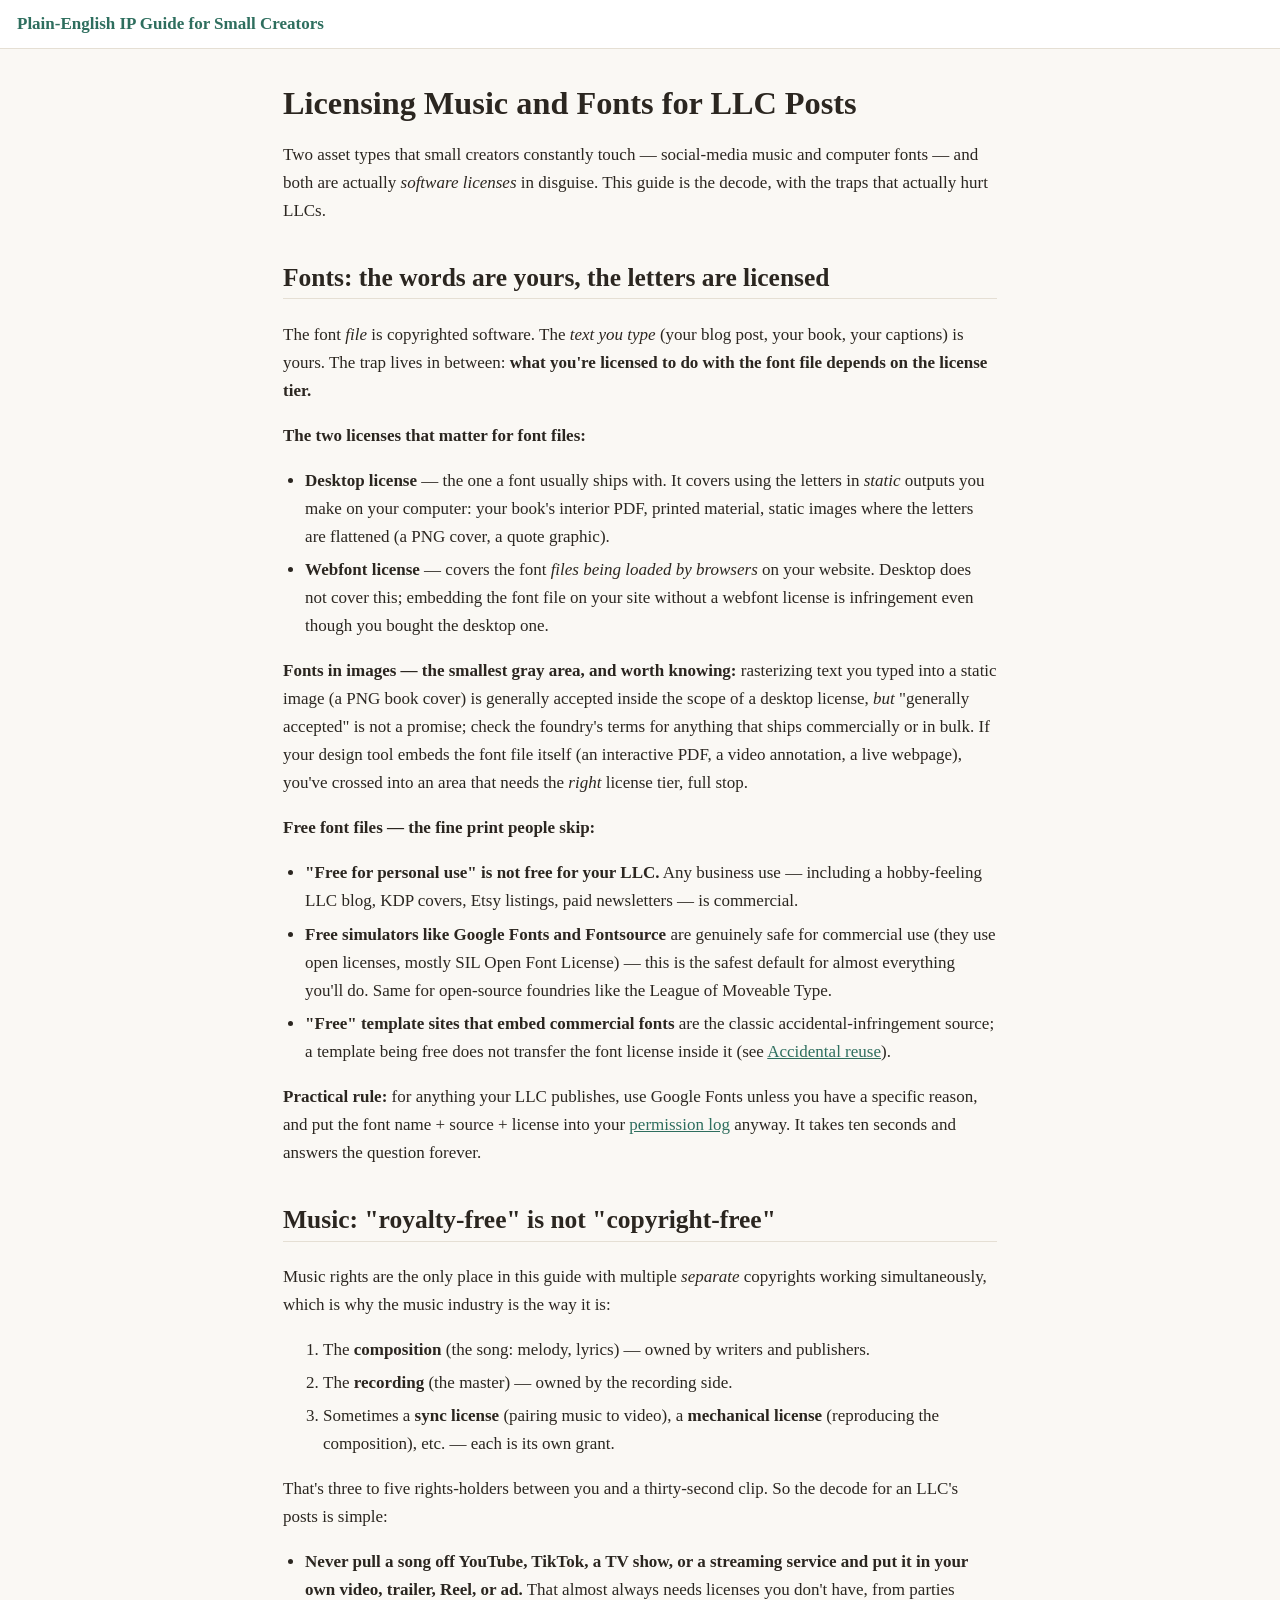
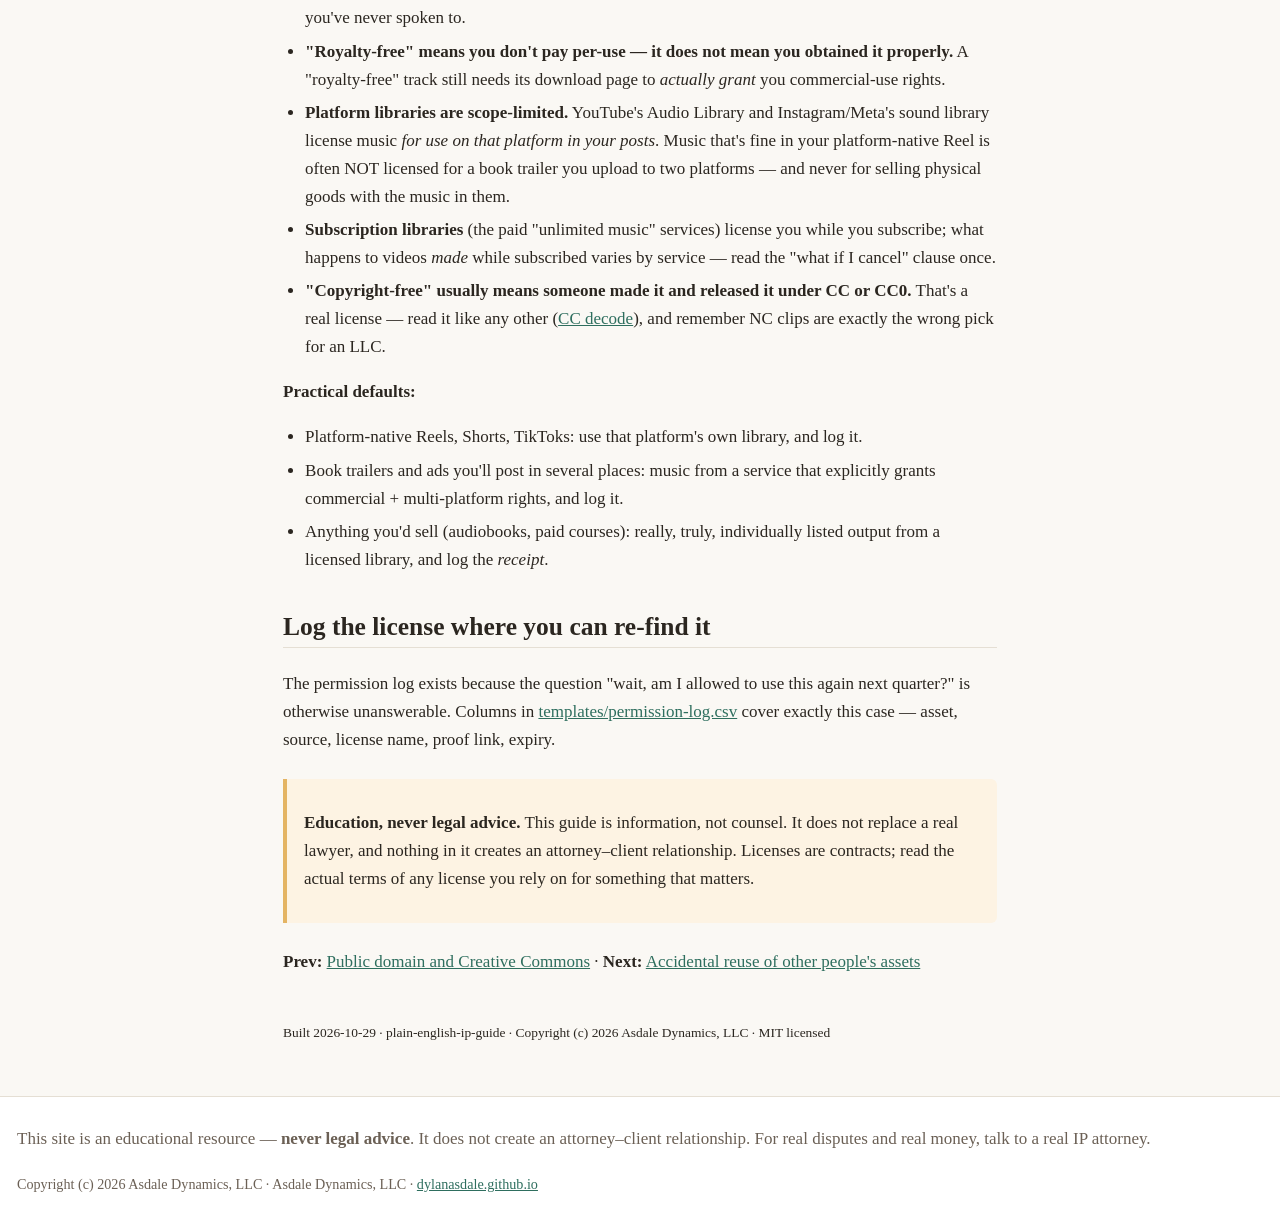
<file: site/05-licensing-music-and-fonts.html>
<!DOCTYPE html>
<html lang="en">
<head>
<meta charset="utf-8">
<meta name="viewport" content="width=device-width, initial-scale=1">
<meta name="description" content="Beginner-friendly intellectual-property guidance for small creators and tiny LLCs, in plain English. Education, never legal advice.">
<title>Licensing Music and Fonts for LLC Posts · Plain-English IP Guide for Small Creators</title>
<link rel="stylesheet" href="style.css">
</head>
<body>
<header class="site"><nav>
  <a class="home" href="index.html">Plain-English IP Guide for Small Creators</a>
</nav></header>
<main>
<h1 id="licensing-music-and-fonts-for-llc-posts">Licensing Music and Fonts for LLC Posts</h1>
<p>Two asset types that small creators constantly touch — social-media music and
computer fonts — and both are actually <em>software licenses</em> in disguise. This
guide is the decode, with the traps that actually hurt LLCs.</p>
<h2 id="fonts-the-words-are-yours-the-letters-are-licensed">Fonts: the words are yours, the letters are licensed</h2>
<p>The font <em>file</em> is copyrighted software. The <em>text you type</em> (your blog post,
your book, your captions) is yours. The trap lives in between: <strong>what you're
licensed to do with the font file depends on the license tier.</strong></p>
<p><strong>The two licenses that matter for font files:</strong></p>
<ul>
<li><strong>Desktop license</strong> — the one a font usually ships with. It covers using
  the letters in <em>static</em> outputs you make on your computer: your book's
  interior PDF, printed material, static images where the letters are
  flattened (a PNG cover, a quote graphic).</li>
<li><strong>Webfont license</strong> — covers the font <em>files being loaded by browsers</em> on
  your website. Desktop does not cover this; embedding the font file on your
  site without a webfont license is infringement even though you bought the
  desktop one.</li>
</ul>
<p><strong>Fonts in images — the smallest gray area, and worth knowing:</strong> rasterizing
text you typed into a static image (a PNG book cover) is generally accepted
inside the scope of a desktop license, <em>but</em> "generally accepted" is not a
promise; check the foundry's terms for anything that ships commercially or in
bulk. If your design tool embeds the font file itself (an interactive PDF,
a video annotation, a live webpage), you've crossed into an area that needs
the <em>right</em> license tier, full stop.</p>
<p><strong>Free font files — the fine print people skip:</strong></p>
<ul>
<li><strong>"Free for personal use" is not free for your LLC.</strong> Any business use —
  including a hobby-feeling LLC blog, KDP covers, Etsy listings, paid
  newsletters — is commercial.</li>
<li><strong>Free simulators like Google Fonts and Fontsource</strong> are genuinely safe for
  commercial use (they use open licenses, mostly SIL Open Font License) —
  this is the safest default for almost everything you'll do. Same for
  open-source foundries like the League of Moveable Type.</li>
<li><strong>"Free" template sites that embed commercial fonts</strong> are the classic
  accidental-infringement source; a template being free does not transfer the
  font license inside it (see <a href="06-accidental-reuse.html">Accidental reuse</a>).</li>
</ul>
<p><strong>Practical rule:</strong> for anything your LLC publishes, use Google Fonts unless
you have a specific reason, and put the font name + source + license into your
<a href="permission-log.csv">permission log</a> anyway. It takes ten seconds
and answers the question forever.</p>
<h2 id="music-royalty-free-is-not-copyright-free">Music: "royalty-free" is not "copyright-free"</h2>
<p>Music rights are the only place in this guide with multiple <em>separate</em>
copyrights working simultaneously, which is why the music industry is the way
it is:</p>
<ol>
<li>The <strong>composition</strong> (the song: melody, lyrics) — owned by writers and
   publishers.</li>
<li>The <strong>recording</strong> (the master) — owned by the recording side.</li>
<li>Sometimes a <strong>sync license</strong> (pairing music to video), a <strong>mechanical
   license</strong> (reproducing the composition), etc. — each is its own grant.</li>
</ol>
<p>That's three to five rights-holders between you and a thirty-second clip. So
the decode for an LLC's posts is simple:</p>
<ul>
<li><strong>Never pull a song off YouTube, TikTok, a TV show, or a streaming service
  and put it in your own video, trailer, Reel, or ad.</strong> That almost always
  needs licenses you don't have, from parties you've never spoken to.</li>
<li><strong>"Royalty-free" means you don't pay per-use — it does not mean you
  obtained it properly.</strong> A "royalty-free" track still needs its download
  page to <em>actually grant</em> you commercial-use rights.</li>
<li><strong>Platform libraries are scope-limited.</strong> YouTube's Audio Library and
  Instagram/Meta's sound library license music <em>for use on that platform in
  your posts</em>. Music that's fine in your platform-native Reel is often NOT
  licensed for a book trailer you upload to two platforms — and never for
  selling physical goods with the music in them.</li>
<li><strong>Subscription libraries</strong> (the paid "unlimited music" services) license
  you while you subscribe; what happens to videos <em>made</em> while subscribed
  varies by service — read the "what if I cancel" clause once.</li>
<li><strong>"Copyright-free" usually means someone made it and released it under CC
  or CC0.</strong> That's a real license — read it like any other
  (<a href="04-public-domain-and-creative-commons.html">CC decode</a>), and remember NC
  clips are exactly the wrong pick for an LLC.</li>
</ul>
<p><strong>Practical defaults:</strong></p>
<ul>
<li>Platform-native Reels, Shorts, TikToks: use that platform's own library, and
  log it.</li>
<li>Book trailers and ads you'll post in several places: music from a service
  that explicitly grants commercial + multi-platform rights, and log it.</li>
<li>Anything you'd sell (audiobooks, paid courses): really, truly,
  individually listed output from a licensed library, and log the <em>receipt</em>.</li>
</ul>
<h2 id="log-the-license-where-you-can-re-find-it">Log the license where you can re-find it</h2>
<p>The permission log exists because the question "wait, am I allowed to use
this again next quarter?" is otherwise unanswerable. Columns in
<a href="permission-log.csv">templates/permission-log.csv</a> cover exactly
this case — asset, source, license name, proof link, expiry.</p>
<blockquote>
<p><strong>Education, never legal advice.</strong> This guide is information, not counsel.
It does not replace a real lawyer, and nothing in it creates an
attorney–client relationship. Licenses are contracts; read the actual terms
of any license you rely on for something that matters.</p>
</blockquote>
<p><strong>Prev:</strong> <a href="04-public-domain-and-creative-commons.html">Public domain and Creative Commons</a> ·
<strong>Next:</strong> <a href="06-accidental-reuse.html">Accidental reuse of other people's assets</a></p>
<div class="pagednav">
<p><small>Built 2026-10-29 · plain-english-ip-guide · Copyright (c) 2026 Asdale Dynamics, LLC · MIT licensed</small></p>
</div>
</main>
<footer class="site">
<p>This site is an educational resource — <strong>never legal advice</strong>. It does not create an attorney–client relationship. For real disputes and real money, talk to a real IP attorney.</p>
<p><small>Copyright (c) 2026 Asdale Dynamics, LLC · Asdale Dynamics, LLC · <a href="https://dylanasdale.github.io">dylanasdale.github.io</a></small></p>
</footer>
</body>
</html>
</file>
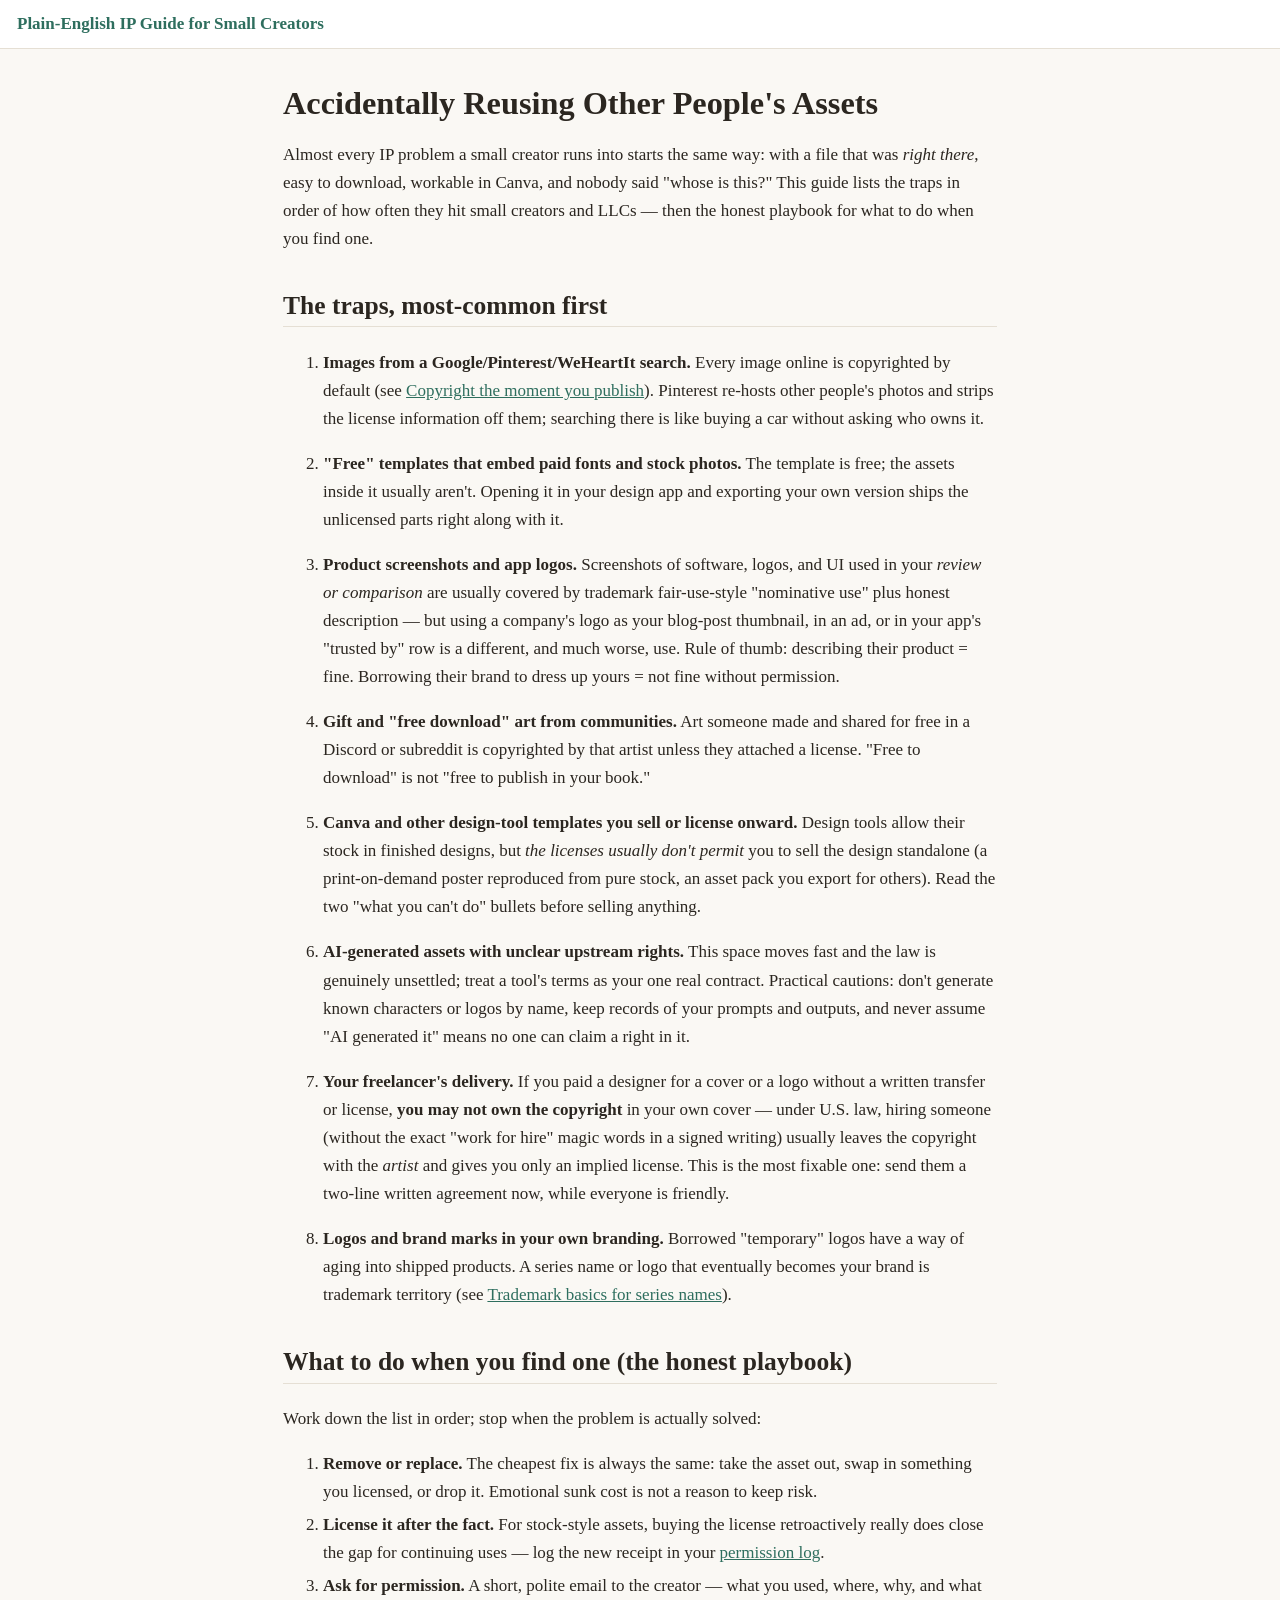
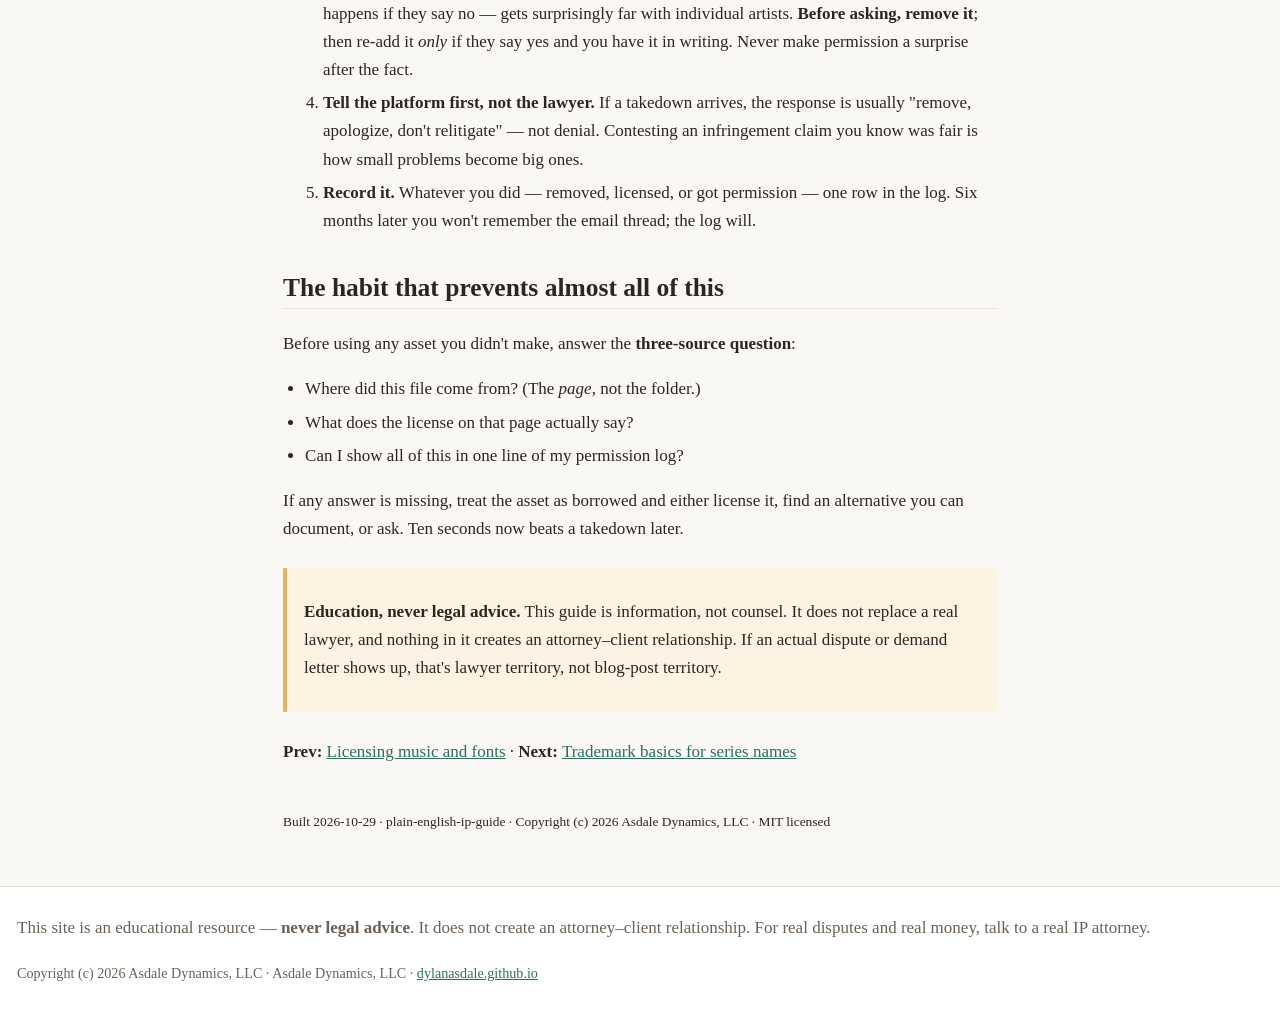
<file: site/06-accidental-reuse.html>
<!DOCTYPE html>
<html lang="en">
<head>
<meta charset="utf-8">
<meta name="viewport" content="width=device-width, initial-scale=1">
<meta name="description" content="Beginner-friendly intellectual-property guidance for small creators and tiny LLCs, in plain English. Education, never legal advice.">
<title>Accidentally Reusing Other People's Assets · Plain-English IP Guide for Small Creators</title>
<link rel="stylesheet" href="style.css">
</head>
<body>
<header class="site"><nav>
  <a class="home" href="index.html">Plain-English IP Guide for Small Creators</a>
</nav></header>
<main>
<h1 id="accidentally-reusing-other-peoples-assets">Accidentally Reusing Other People's Assets</h1>
<p>Almost every IP problem a small creator runs into starts the same way: with a
file that was <em>right there</em>, easy to download, workable in Canva, and nobody
said "whose is this?" This guide lists the traps in order of how often they
hit small creators and LLCs — then the honest playbook for what to do when
you find one.</p>
<h2 id="the-traps-most-common-first">The traps, most-common first</h2>
<ol>
<li>
<p><strong>Images from a Google/Pinterest/WeHeartIt search.</strong> Every image online is
   copyrighted by default (see
   <a href="01-copyright-the-moment-you-publish.html">Copyright the moment you publish</a>).
   Pinterest re-hosts other people's photos and strips the license
   information off them; searching there is like buying a car without asking
   who owns it.</p>
</li>
<li>
<p><strong>"Free" templates that embed paid fonts and stock photos.</strong> The template
   is free; the assets inside it usually aren't. Opening it in your design
   app and exporting your own version ships the unlicensed parts right along
   with it.</p>
</li>
<li>
<p><strong>Product screenshots and app logos.</strong> Screenshots of software, logos, and
   UI used in your <em>review or comparison</em> are usually covered by trademark
   fair-use-style "nominative use" plus honest description — but using a
   company's logo as your blog-post thumbnail, in an ad, or in your app's
   "trusted by" row is a different, and much worse, use. Rule of thumb:
   describing their product = fine. Borrowing their brand to dress up yours
   = not fine without permission.</p>
</li>
<li>
<p><strong>Gift and "free download" art from communities.</strong> Art someone made and
   shared for free in a Discord or subreddit is copyrighted by that artist
   unless they attached a license. "Free to download" is not "free to
   publish in your book."</p>
</li>
<li>
<p><strong>Canva and other design-tool templates you sell or license onward.</strong>
   Design tools allow their stock in finished designs, but <em>the licenses
   usually don't permit</em> you to sell the design standalone (a print-on-demand
   poster reproduced from pure stock, an asset pack you export for others).
   Read the two "what you can't do" bullets before selling anything.</p>
</li>
<li>
<p><strong>AI-generated assets with unclear upstream rights.</strong> This space moves
   fast and the law is genuinely unsettled; treat a tool's terms as your one
   real contract. Practical cautions: don't generate known characters or
   logos by name, keep records of your prompts and outputs, and never assume
   "AI generated it" means no one can claim a right in it.</p>
</li>
<li>
<p><strong>Your freelancer's delivery.</strong> If you paid a designer for a cover or a
   logo without a written transfer or license, <strong>you may not own the
   copyright</strong> in your own cover — under U.S. law, hiring someone (without
   the exact "work for hire" magic words in a signed writing) usually leaves
   the copyright with the <em>artist</em> and gives you only an implied license.
   This is the most fixable one: send them a two-line written agreement
   now, while everyone is friendly.</p>
</li>
<li>
<p><strong>Logos and brand marks in your own branding.</strong> Borrowed "temporary" logos
   have a way of aging into shipped products. A series name or logo that
   eventually becomes your brand is trademark territory (see
   <a href="07-trademark-basics-for-series-names.html">Trademark basics for series names</a>).</p>
</li>
</ol>
<h2 id="what-to-do-when-you-find-one-the-honest-playbook">What to do when you find one (the honest playbook)</h2>
<p>Work down the list in order; stop when the problem is actually solved:</p>
<ol>
<li><strong>Remove or replace.</strong> The cheapest fix is always the same: take the asset
   out, swap in something you licensed, or drop it. Emotional sunk cost is
   not a reason to keep risk.</li>
<li><strong>License it after the fact.</strong> For stock-style assets, buying the license
   retroactively really does close the gap for continuing uses — log the new
   receipt in your <a href="permission-log.csv">permission log</a>.</li>
<li><strong>Ask for permission.</strong> A short, polite email to the creator — what you
   used, where, why, and what happens if they say no — gets surprisingly far
   with individual artists. <strong>Before asking, remove it</strong>; then re-add it
   <em>only</em> if they say yes and you have it in writing. Never make permission a
   surprise after the fact.</li>
<li><strong>Tell the platform first, not the lawyer.</strong> If a takedown arrives, the
   response is usually "remove, apologize, don't relitigate" — not denial.
   Contesting an infringement claim you know was fair is how small problems
   become big ones.</li>
<li><strong>Record it.</strong> Whatever you did — removed, licensed, or got permission —
   one row in the log. Six months later you won't remember the email thread;
   the log will.</li>
</ol>
<h2 id="the-habit-that-prevents-almost-all-of-this">The habit that prevents almost all of this</h2>
<p>Before using any asset you didn't make, answer the <strong>three-source question</strong>:</p>
<ul>
<li>Where did this file come from? (The <em>page</em>, not the folder.)</li>
<li>What does the license on that page actually say?</li>
<li>Can I show all of this in one line of my permission log?</li>
</ul>
<p>If any answer is missing, treat the asset as borrowed and either license it,
find an alternative you can document, or ask. Ten seconds now beats a takedown
later.</p>
<blockquote>
<p><strong>Education, never legal advice.</strong> This guide is information, not counsel.
It does not replace a real lawyer, and nothing in it creates an
attorney–client relationship. If an actual dispute or demand letter shows
up, that's lawyer territory, not blog-post territory.</p>
</blockquote>
<p><strong>Prev:</strong> <a href="05-licensing-music-and-fonts.html">Licensing music and fonts</a> ·
<strong>Next:</strong> <a href="07-trademark-basics-for-series-names.html">Trademark basics for series names</a></p>
<div class="pagednav">
<p><small>Built 2026-10-29 · plain-english-ip-guide · Copyright (c) 2026 Asdale Dynamics, LLC · MIT licensed</small></p>
</div>
</main>
<footer class="site">
<p>This site is an educational resource — <strong>never legal advice</strong>. It does not create an attorney–client relationship. For real disputes and real money, talk to a real IP attorney.</p>
<p><small>Copyright (c) 2026 Asdale Dynamics, LLC · Asdale Dynamics, LLC · <a href="https://dylanasdale.github.io">dylanasdale.github.io</a></small></p>
</footer>
</body>
</html>
</file>
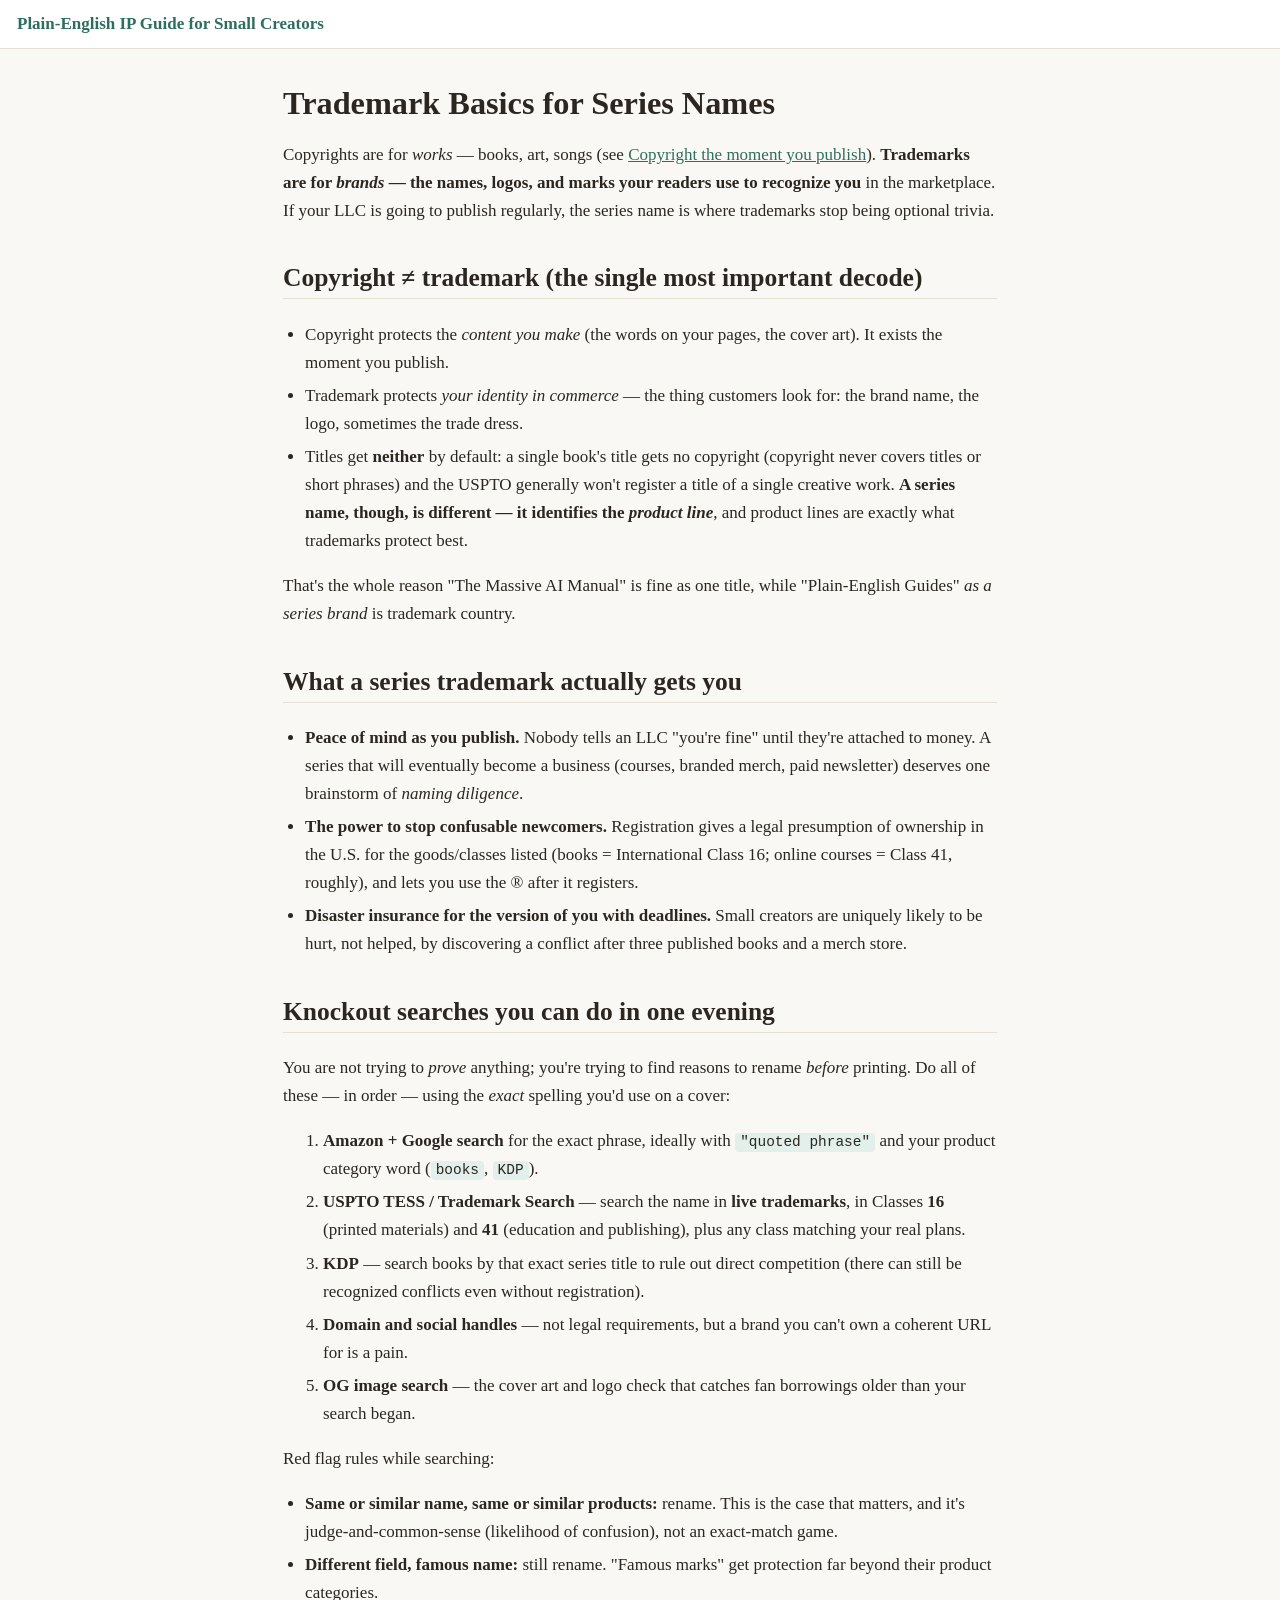
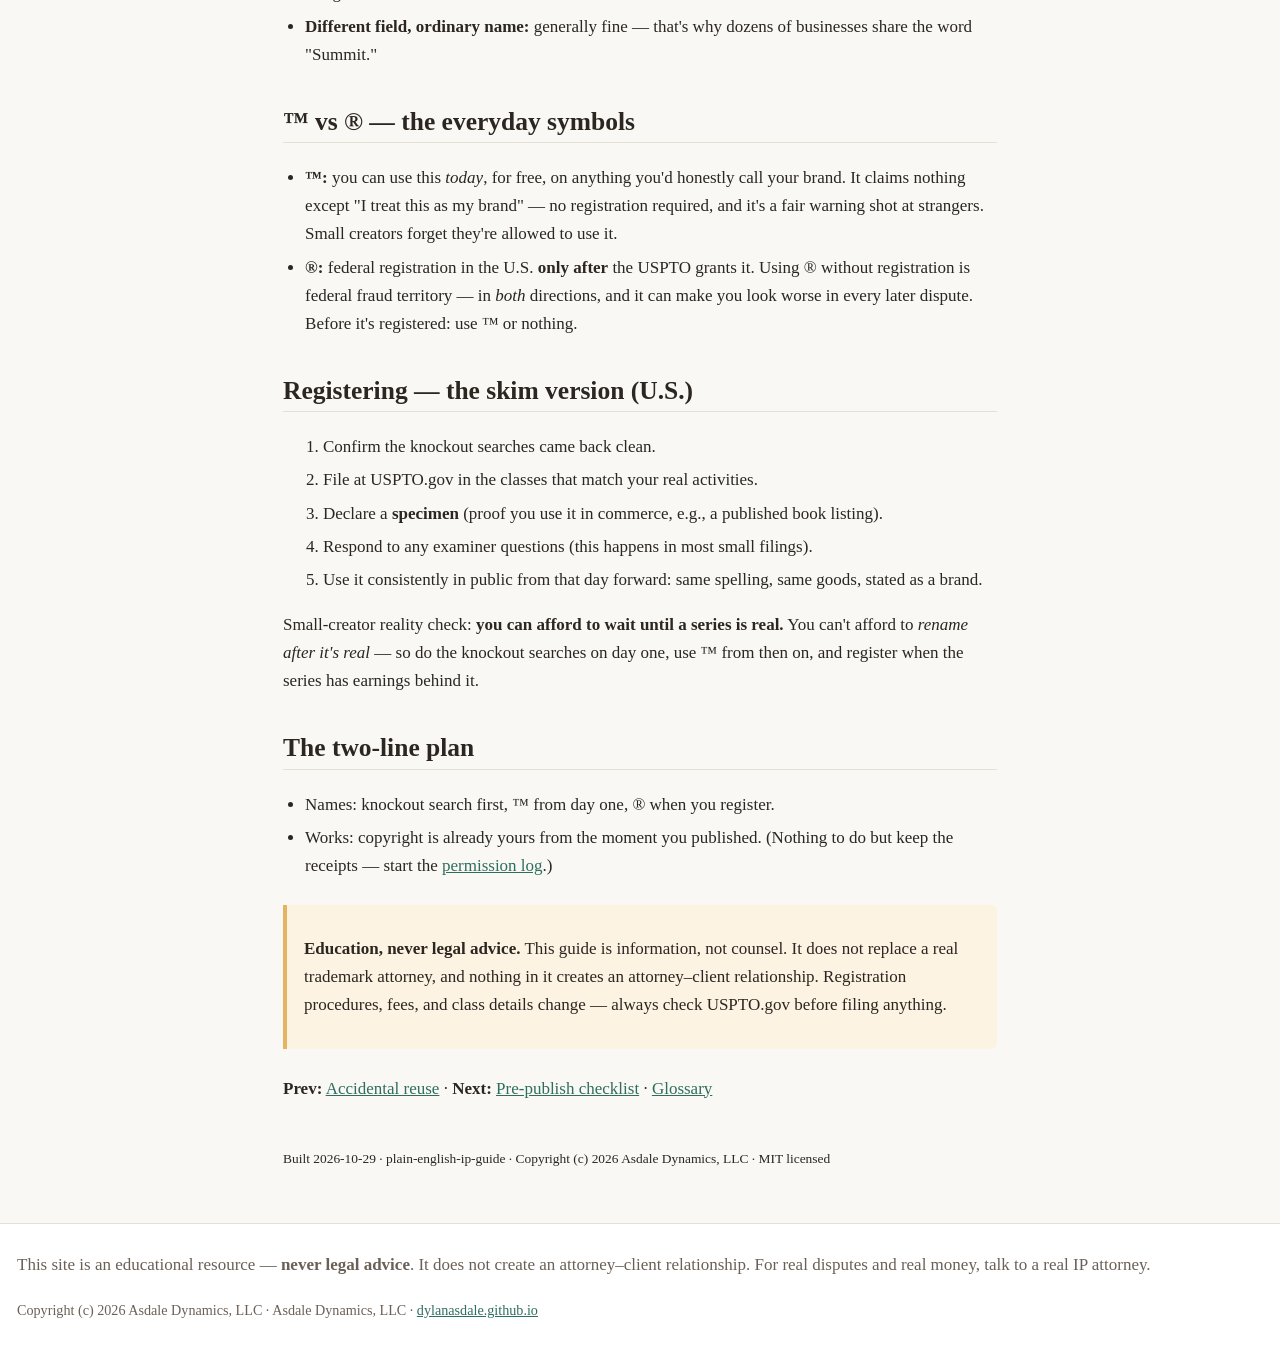
<file: site/07-trademark-basics-for-series-names.html>
<!DOCTYPE html>
<html lang="en">
<head>
<meta charset="utf-8">
<meta name="viewport" content="width=device-width, initial-scale=1">
<meta name="description" content="Beginner-friendly intellectual-property guidance for small creators and tiny LLCs, in plain English. Education, never legal advice.">
<title>Trademark Basics for Series Names · Plain-English IP Guide for Small Creators</title>
<link rel="stylesheet" href="style.css">
</head>
<body>
<header class="site"><nav>
  <a class="home" href="index.html">Plain-English IP Guide for Small Creators</a>
</nav></header>
<main>
<h1 id="trademark-basics-for-series-names">Trademark Basics for Series Names</h1>
<p>Copyrights are for <em>works</em> — books, art, songs (see
<a href="01-copyright-the-moment-you-publish.html">Copyright the moment you publish</a>).
<strong>Trademarks are for <em>brands</em> — the names, logos, and marks your readers use
to recognize you</strong> in the marketplace. If your LLC is going to publish
regularly, the series name is where trademarks stop being optional trivia.</p>
<h2 id="copyright-trademark-the-single-most-important-decode">Copyright ≠ trademark (the single most important decode)</h2>
<ul>
<li>Copyright protects the <em>content you make</em> (the words on your pages, the
  cover art). It exists the moment you publish.</li>
<li>Trademark protects <em>your identity in commerce</em> — the thing customers look
  for: the brand name, the logo, sometimes the trade dress.</li>
<li>Titles get <strong>neither</strong> by default: a single book's title gets no copyright
  (copyright never covers titles or short phrases) and the USPTO generally
  won't register a title of a single creative work. <strong>A series name, though,
  is different — it identifies the <em>product line</em></strong>, and product lines are
  exactly what trademarks protect best.</li>
</ul>
<p>That's the whole reason "The Massive AI Manual" is fine as one title, while
"Plain-English Guides" <em>as a series brand</em> is trademark country.</p>
<h2 id="what-a-series-trademark-actually-gets-you">What a series trademark actually gets you</h2>
<ul>
<li><strong>Peace of mind as you publish.</strong> Nobody tells an LLC "you're fine" until
  they're attached to money. A series that will eventually become a business
  (courses, branded merch, paid newsletter) deserves one brainstorm of
  <em>naming diligence</em>.</li>
<li><strong>The power to stop confusable newcomers.</strong> Registration gives a legal
  presumption of ownership in the U.S. for the goods/classes listed (books =
  International Class 16; online courses = Class 41, roughly), and lets you
  use the ® after it registers.</li>
<li><strong>Disaster insurance for the version of you with deadlines.</strong> Small
  creators are uniquely likely to be hurt, not helped, by discovering a
  conflict after three published books and a merch store.</li>
</ul>
<h2 id="knockout-searches-you-can-do-in-one-evening">Knockout searches you can do in one evening</h2>
<p>You are not trying to <em>prove</em> anything; you're trying to find reasons to
rename <em>before</em> printing. Do all of these — in order — using the <em>exact</em>
spelling you'd use on a cover:</p>
<ol>
<li><strong>Amazon + Google search</strong> for the exact phrase, ideally with
   <code>"quoted phrase"</code> and your product category word (<code>books</code>, <code>KDP</code>).</li>
<li><strong>USPTO TESS / Trademark Search</strong> — search the name in <strong>live
   trademarks</strong>, in Classes <strong>16</strong> (printed materials) and <strong>41</strong> (education
   and publishing), plus any class matching your real plans.</li>
<li><strong>KDP</strong> — search books by that exact series title to rule out direct
   competition (there can still be recognized conflicts even without
   registration).</li>
<li><strong>Domain and social handles</strong> — not legal requirements, but a brand you
   can't own a coherent URL for is a pain.</li>
<li><strong>OG image search</strong> — the cover art and logo check that catches fan
   borrowings older than your search began.</li>
</ol>
<p>Red flag rules while searching:</p>
<ul>
<li><strong>Same or similar name, same or similar products:</strong> rename. This is the
  case that matters, and it's judge-and-common-sense (likelihood of
  confusion), not an exact-match game.</li>
<li><strong>Different field, famous name:</strong> still rename. "Famous marks" get
  protection far beyond their product categories.</li>
<li><strong>Different field, ordinary name:</strong> generally fine — that's why dozens of
  businesses share the word "Summit."</li>
</ul>
<h2 id="tm-vs-the-everyday-symbols">™ vs ® — the everyday symbols</h2>
<ul>
<li><strong>™:</strong> you can use this <em>today</em>, for free, on anything you'd honestly call
  your brand. It claims nothing except "I treat this as my brand" — no
  registration required, and it's a fair warning shot at strangers. Small
  creators forget they're allowed to use it.</li>
<li><strong>®:</strong> federal registration in the U.S. <strong>only after</strong> the USPTO grants it.
  Using ® without registration is federal fraud territory — in <em>both</em>
  directions, and it can make you look worse in every later dispute.
  Before it's registered: use ™ or nothing.</li>
</ul>
<h2 id="registering-the-skim-version-us">Registering — the skim version (U.S.)</h2>
<ol>
<li>Confirm the knockout searches came back clean.</li>
<li>File at USPTO.gov in the classes that match your real activities.</li>
<li>Declare a <strong>specimen</strong> (proof you use it in commerce, e.g., a published
   book listing).</li>
<li>Respond to any examiner questions (this happens in most small filings).</li>
<li>Use it consistently in public from that day forward: same spelling, same
   goods, stated as a brand.</li>
</ol>
<p>Small-creator reality check: <strong>you can afford to wait until a series is
real.</strong> You can't afford to <em>rename after it's real</em> — so do the knockout
searches on day one, use ™ from then on, and register when the series has
earnings behind it.</p>
<h2 id="the-two-line-plan">The two-line plan</h2>
<ul>
<li>Names: knockout search first, ™ from day one, ® when you register.</li>
<li>Works: copyright is already yours from the moment you published. (Nothing
  to do but keep the receipts — start the
  <a href="permission-log.csv">permission log</a>.)</li>
</ul>
<blockquote>
<p><strong>Education, never legal advice.</strong> This guide is information, not counsel.
It does not replace a real trademark attorney, and nothing in it creates an
attorney–client relationship. Registration procedures, fees, and class
details change — always check USPTO.gov before filing anything.</p>
</blockquote>
<p><strong>Prev:</strong> <a href="06-accidental-reuse.html">Accidental reuse</a> ·
<strong>Next:</strong> <a href="checklist.html">Pre-publish checklist</a> ·
<a href="glossary.html">Glossary</a></p>
<div class="pagednav">
<p><small>Built 2026-10-29 · plain-english-ip-guide · Copyright (c) 2026 Asdale Dynamics, LLC · MIT licensed</small></p>
</div>
</main>
<footer class="site">
<p>This site is an educational resource — <strong>never legal advice</strong>. It does not create an attorney–client relationship. For real disputes and real money, talk to a real IP attorney.</p>
<p><small>Copyright (c) 2026 Asdale Dynamics, LLC · Asdale Dynamics, LLC · <a href="https://dylanasdale.github.io">dylanasdale.github.io</a></small></p>
</footer>
</body>
</html>
</file>
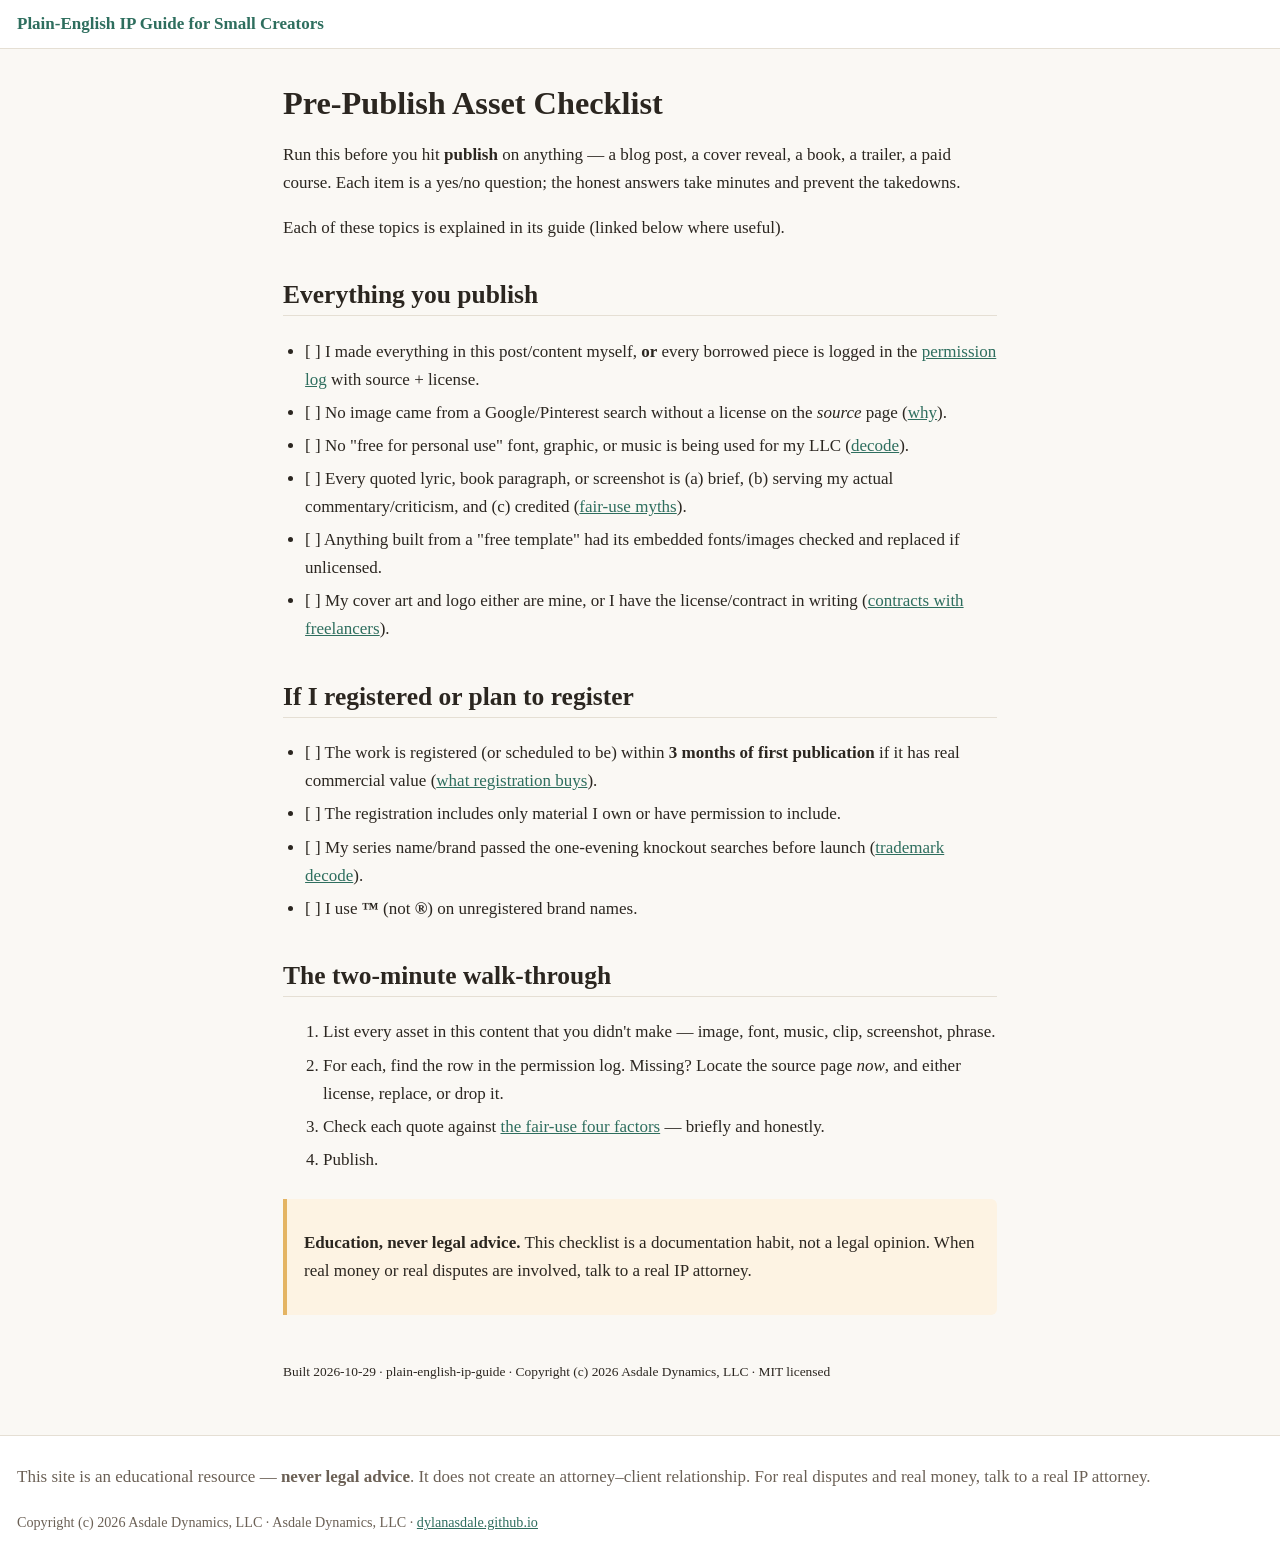
<file: site/checklist.html>
<!DOCTYPE html>
<html lang="en">
<head>
<meta charset="utf-8">
<meta name="viewport" content="width=device-width, initial-scale=1">
<meta name="description" content="Beginner-friendly intellectual-property guidance for small creators and tiny LLCs, in plain English. Education, never legal advice.">
<title>Pre-Publish Asset Checklist · Plain-English IP Guide for Small Creators</title>
<link rel="stylesheet" href="style.css">
</head>
<body>
<header class="site"><nav>
  <a class="home" href="index.html">Plain-English IP Guide for Small Creators</a>
</nav></header>
<main>
<h1 id="pre-publish-asset-checklist">Pre-Publish Asset Checklist</h1>
<p>Run this before you hit <strong>publish</strong> on anything — a blog post, a cover
reveal, a book, a trailer, a paid course. Each item is a yes/no question; the
honest answers take minutes and prevent the takedowns.</p>
<p>Each of these topics is explained in its guide (linked below where useful).</p>
<h2 id="everything-you-publish">Everything you publish</h2>
<ul>
<li>[ ] I made everything in this post/content myself, <strong>or</strong> every borrowed
      piece is logged in the
      <a href="permission-log.csv">permission log</a> with source + license.</li>
<li>[ ] No image came from a Google/Pinterest search without a license on the
      <em>source</em> page
      (<a href="06-accidental-reuse.md#the-traps-most-common-first">why</a>).</li>
<li>[ ] No "free for personal use" font, graphic, or music is being used for my
      LLC (<a href="04-public-domain-and-creative-commons.html">decode</a>).</li>
<li>[ ] Every quoted lyric, book paragraph, or screenshot is (a) brief, (b)
      serving my actual commentary/criticism, and (c) credited
      (<a href="03-fair-use-and-quote-myths.html">fair-use myths</a>).</li>
<li>[ ] Anything built from a "free template" had its embedded fonts/images
      checked and replaced if unlicensed.</li>
<li>[ ] My cover art and logo either are mine, or I have the license/contract
      in writing (<a href="06-accidental-reuse.md#the-traps-most-common-first">contracts with
      freelancers</a>).</li>
</ul>
<h2 id="if-i-registered-or-plan-to-register">If I registered or plan to register</h2>
<ul>
<li>[ ] The work is registered (or scheduled to be) within <strong>3 months of first
      publication</strong> if it has real commercial value
      (<a href="02-what-registration-buys.html">what registration buys</a>).</li>
<li>[ ] The registration includes only material I own or have permission to
      include.</li>
<li>[ ] My series name/brand passed the one-evening knockout searches before
      launch (<a href="07-trademark-basics-for-series-names.html">trademark decode</a>).</li>
<li>[ ] I use <strong>™</strong> (not <strong>®</strong>) on unregistered brand names.</li>
</ul>
<h2 id="the-two-minute-walk-through">The two-minute walk-through</h2>
<ol>
<li>List every asset in this content that you didn't make — image, font,
   music, clip, screenshot, phrase.</li>
<li>For each, find the row in the permission log. Missing? Locate the source
   page <em>now</em>, and either license, replace, or drop it.</li>
<li>Check each quote against
   <a href="03-fair-use-and-quote-myths.md#what-fair-use-really-is">the fair-use four factors</a>
   — briefly and honestly.</li>
<li>Publish.</li>
</ol>
<blockquote>
<p><strong>Education, never legal advice.</strong> This checklist is a documentation habit,
not a legal opinion. When real money or real disputes are involved, talk to
a real IP attorney.</p>
</blockquote>
<div class="pagednav">
<p><small>Built 2026-10-29 · plain-english-ip-guide · Copyright (c) 2026 Asdale Dynamics, LLC · MIT licensed</small></p>
</div>
</main>
<footer class="site">
<p>This site is an educational resource — <strong>never legal advice</strong>. It does not create an attorney–client relationship. For real disputes and real money, talk to a real IP attorney.</p>
<p><small>Copyright (c) 2026 Asdale Dynamics, LLC · Asdale Dynamics, LLC · <a href="https://dylanasdale.github.io">dylanasdale.github.io</a></small></p>
</footer>
</body>
</html>
</file>
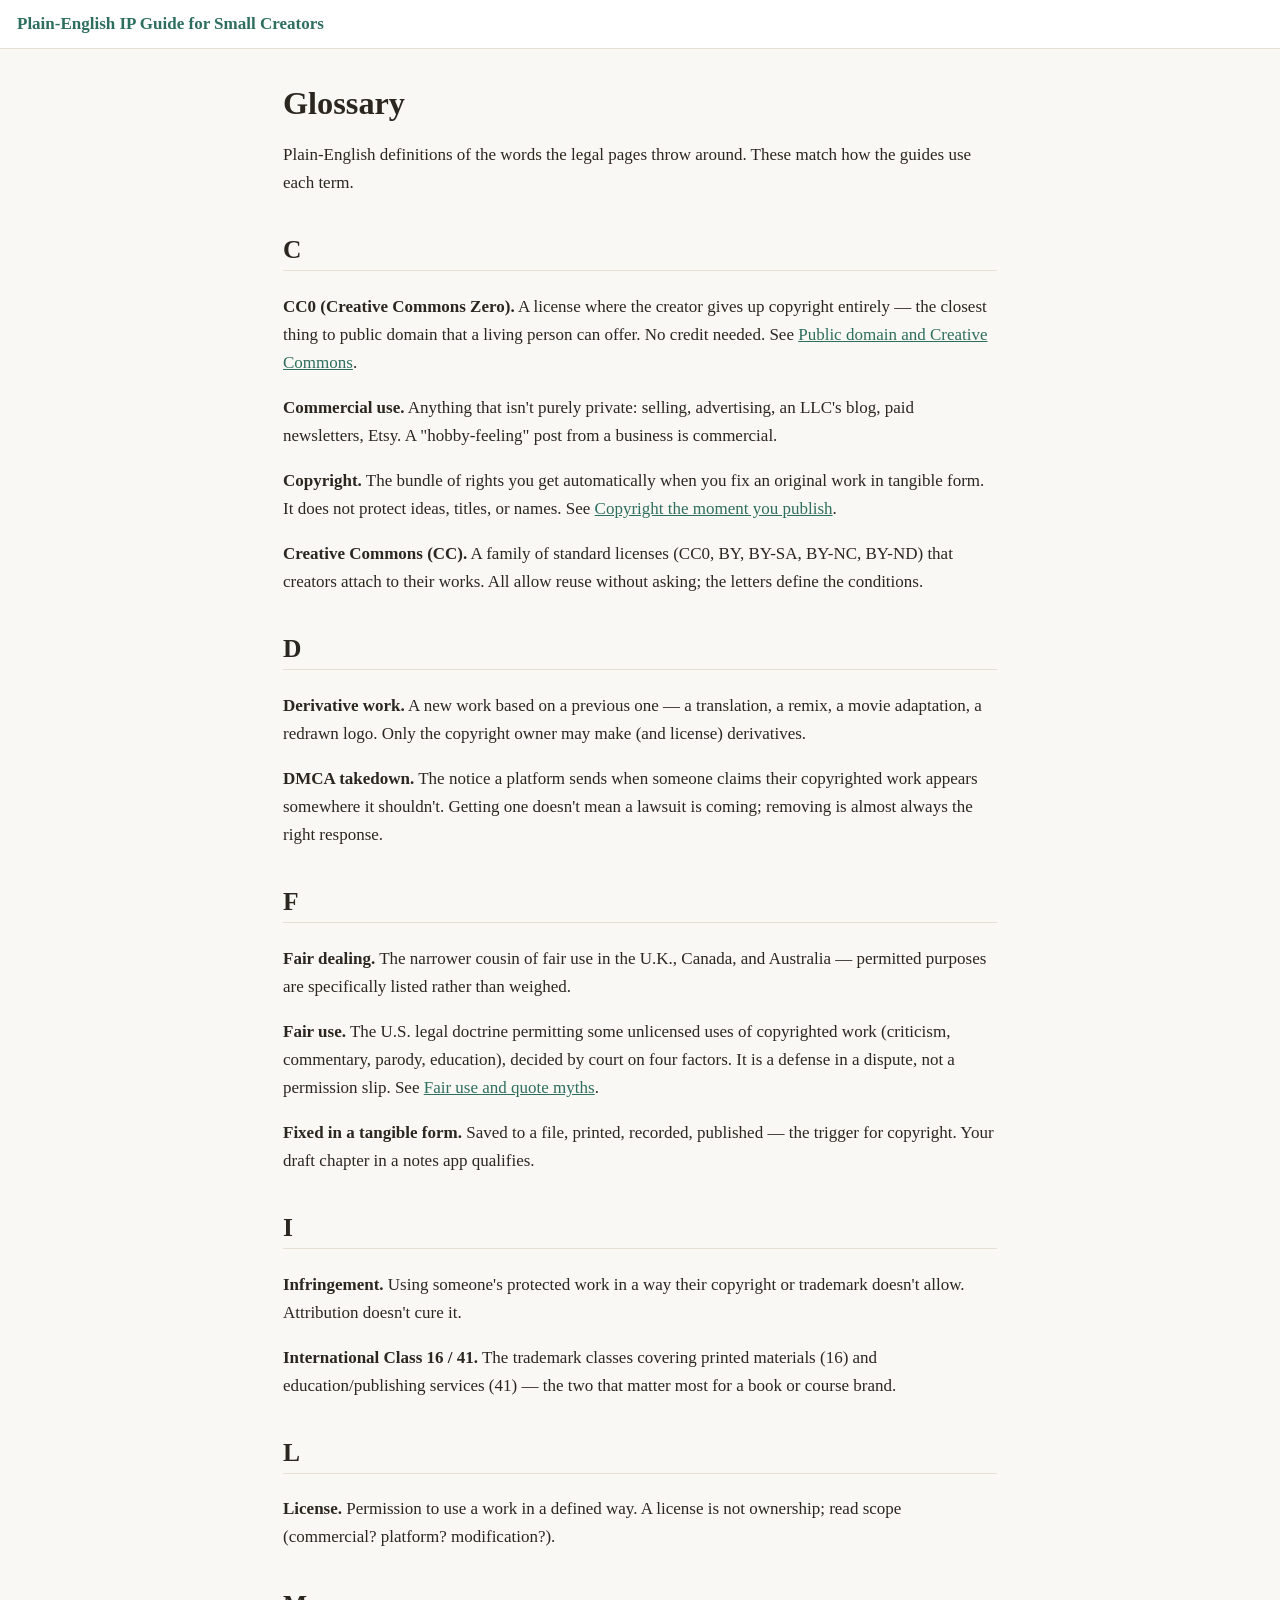
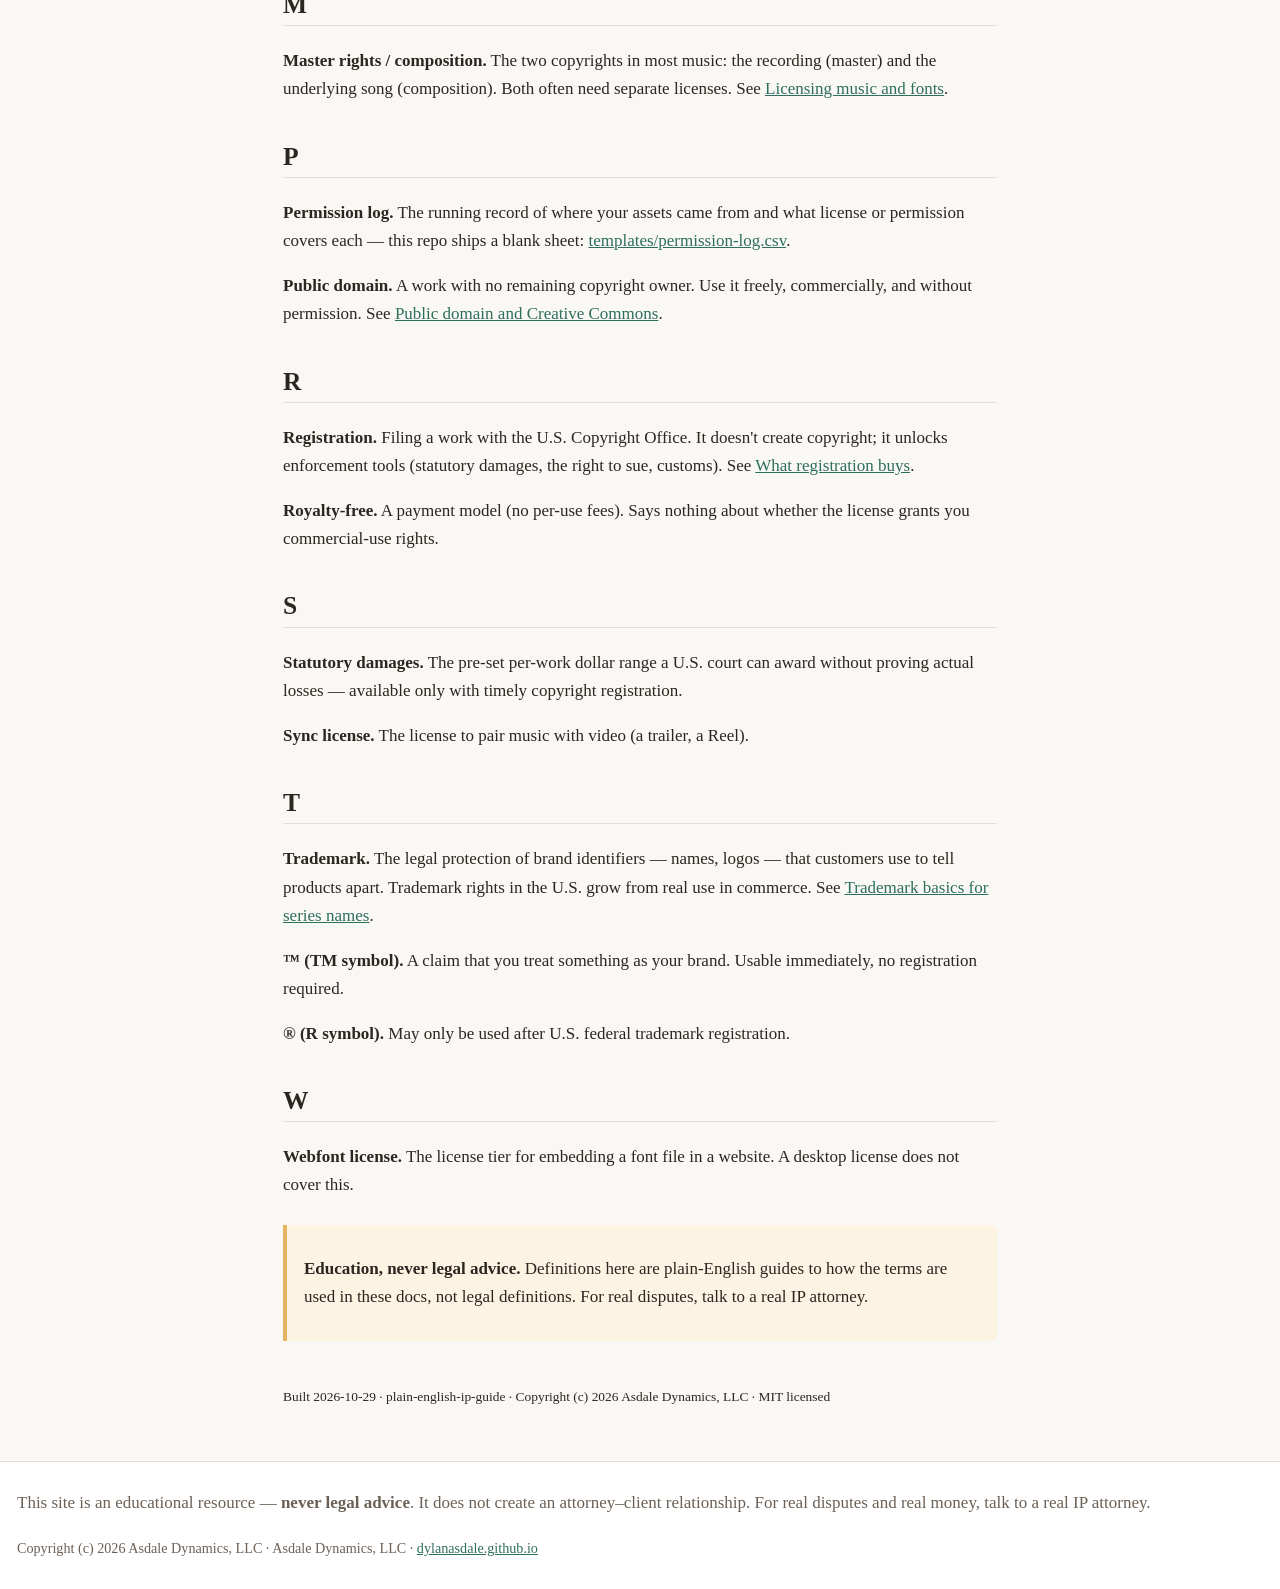
<file: site/glossary.html>
<!DOCTYPE html>
<html lang="en">
<head>
<meta charset="utf-8">
<meta name="viewport" content="width=device-width, initial-scale=1">
<meta name="description" content="Beginner-friendly intellectual-property guidance for small creators and tiny LLCs, in plain English. Education, never legal advice.">
<title>Glossary · Plain-English IP Guide for Small Creators</title>
<link rel="stylesheet" href="style.css">
</head>
<body>
<header class="site"><nav>
  <a class="home" href="index.html">Plain-English IP Guide for Small Creators</a>
</nav></header>
<main>
<h1 id="glossary">Glossary</h1>
<p>Plain-English definitions of the words the legal pages throw around. These
match how the guides use each term.</p>
<h2 id="c">C</h2>
<p><strong>CC0 (Creative Commons Zero).</strong> A license where the creator gives up
copyright entirely — the closest thing to public domain that a living person
can offer. No credit needed. See
<a href="04-public-domain-and-creative-commons.html">Public domain and Creative Commons</a>.</p>
<p><strong>Commercial use.</strong> Anything that isn't purely private: selling, advertising,
an LLC's blog, paid newsletters, Etsy. A "hobby-feeling" post from a business
is commercial.</p>
<p><strong>Copyright.</strong> The bundle of rights you get automatically when you fix an
original work in tangible form. It does not protect ideas, titles, or names.
See <a href="01-copyright-the-moment-you-publish.html">Copyright the moment you publish</a>.</p>
<p><strong>Creative Commons (CC).</strong> A family of standard licenses (CC0, BY, BY-SA,
BY-NC, BY-ND) that creators attach to their works. All allow reuse without
asking; the letters define the conditions.</p>
<h2 id="d">D</h2>
<p><strong>Derivative work.</strong> A new work based on a previous one — a translation, a
remix, a movie adaptation, a redrawn logo. Only the copyright owner may make
(and license) derivatives.</p>
<p><strong>DMCA takedown.</strong> The notice a platform sends when someone claims their
copyrighted work appears somewhere it shouldn't. Getting one doesn't mean a
lawsuit is coming; removing is almost always the right response.</p>
<h2 id="f">F</h2>
<p><strong>Fair dealing.</strong> The narrower cousin of fair use in the U.K., Canada, and
Australia — permitted purposes are specifically listed rather than weighed.</p>
<p><strong>Fair use.</strong> The U.S. legal doctrine permitting some unlicensed uses of
copyrighted work (criticism, commentary, parody, education), decided by court
on four factors. It is a defense in a dispute, not a permission slip. See
<a href="03-fair-use-and-quote-myths.html">Fair use and quote myths</a>.</p>
<p><strong>Fixed in a tangible form.</strong> Saved to a file, printed, recorded, published
— the trigger for copyright. Your draft chapter in a notes app qualifies.</p>
<h2 id="i">I</h2>
<p><strong>Infringement.</strong> Using someone's protected work in a way their copyright or
trademark doesn't allow. Attribution doesn't cure it.</p>
<p><strong>International Class 16 / 41.</strong> The trademark classes covering printed
materials (16) and education/publishing services (41) — the two that matter
most for a book or course brand.</p>
<h2 id="l">L</h2>
<p><strong>License.</strong> Permission to use a work in a defined way. A license is not
ownership; read scope (commercial? platform? modification?).</p>
<h2 id="m">M</h2>
<p><strong>Master rights / composition.</strong> The two copyrights in most music: the
recording (master) and the underlying song (composition). Both often need
separate licenses. See
<a href="05-licensing-music-and-fonts.html">Licensing music and fonts</a>.</p>
<h2 id="p">P</h2>
<p><strong>Permission log.</strong> The running record of where your assets came from and
what license or permission covers each — this repo ships a blank sheet:
<a href="permission-log.csv">templates/permission-log.csv</a>.</p>
<p><strong>Public domain.</strong> A work with no remaining copyright owner. Use it freely,
commercially, and without permission. See
<a href="04-public-domain-and-creative-commons.html">Public domain and Creative Commons</a>.</p>
<h2 id="r">R</h2>
<p><strong>Registration.</strong> Filing a work with the U.S. Copyright Office. It doesn't
create copyright; it unlocks enforcement tools (statutory damages, the right
to sue, customs). See
<a href="02-what-registration-buys.html">What registration buys</a>.</p>
<p><strong>Royalty-free.</strong> A payment model (no per-use fees). Says nothing about
whether the license grants you commercial-use rights.</p>
<h2 id="s">S</h2>
<p><strong>Statutory damages.</strong> The pre-set per-work dollar range a U.S. court can
award without proving actual losses — available only with timely copyright
registration.</p>
<p><strong>Sync license.</strong> The license to pair music with video (a trailer, a Reel).</p>
<h2 id="t">T</h2>
<p><strong>Trademark.</strong> The legal protection of brand identifiers — names, logos —
that customers use to tell products apart. Trademark rights in the U.S. grow
from real use in commerce. See
<a href="07-trademark-basics-for-series-names.html">Trademark basics for series names</a>.</p>
<p><strong>™ (TM symbol).</strong> A claim that you treat something as your brand. Usable
immediately, no registration required.</p>
<p><strong>® (R symbol).</strong> May only be used after U.S. federal trademark registration.</p>
<h2 id="w">W</h2>
<p><strong>Webfont license.</strong> The license tier for embedding a font file in a website.
A desktop license does not cover this.</p>
<blockquote>
<p><strong>Education, never legal advice.</strong> Definitions here are plain-English guides
to how the terms are used in these docs, not legal definitions. For real
disputes, talk to a real IP attorney.</p>
</blockquote>
<div class="pagednav">
<p><small>Built 2026-10-29 · plain-english-ip-guide · Copyright (c) 2026 Asdale Dynamics, LLC · MIT licensed</small></p>
</div>
</main>
<footer class="site">
<p>This site is an educational resource — <strong>never legal advice</strong>. It does not create an attorney–client relationship. For real disputes and real money, talk to a real IP attorney.</p>
<p><small>Copyright (c) 2026 Asdale Dynamics, LLC · Asdale Dynamics, LLC · <a href="https://dylanasdale.github.io">dylanasdale.github.io</a></small></p>
</footer>
</body>
</html>
</file>
<file: site/style.css>
/* Plain-English IP Guide — hand-written, dependency-free */
:root {
  --bg: #faf8f4;
  --panel: #ffffff;
  --ink: #2b2620;
  --muted: #6b6055;
  --accent: #2e6e5e;
  --accent-soft: #e3efeb;
  --border: #e5dfd4;
  --warn-bg: #fdf3e3;
  --warn-border: #e4b463;
}
* { box-sizing: border-box; }
html { font-size: 17px; }
body {
  margin: 0;
  background: var(--bg);
  color: var(--ink);
  font-family: Georgia, "Iowan Old Style", "Times New Roman", serif;
  line-height: 1.65;
}
header.site, footer.site {
  padding: 0.6rem 1rem;
  background: var(--panel);
  border-bottom: 1px solid var(--border);
}
footer.site { border-bottom: none; border-top: 1px solid var(--border); margin-top: 3rem; }
header.site a.home {
  font-weight: bold;
  color: var(--accent);
  text-decoration: none;
}
main {
  max-width: 44rem;
  margin: 0 auto;
  padding: 1.5rem 1rem 0 1rem;
}
h1, h2, h3 { line-height: 1.25; }
h1 { font-size: 1.9rem; margin: 0.5rem 0 1rem; }
h2 { margin-top: 2.2rem; border-bottom: 1px solid var(--border); padding-bottom: 0.25rem; }
a { color: var(--accent); }
blockquote {
  margin: 1.5rem 0;
  padding: 0.75rem 1rem;
  background: var(--warn-bg);
  border-left: 4px solid var(--warn-border);
  border-radius: 0 6px 6px 0;
}
code, pre { font-family: Consolas, Menlo, monospace; font-size: 0.85em; }
pre { padding: 0.8rem; background: #322c26; color: #f4efe8; border-radius: 8px; overflow-x: auto; }
pre code { color: inherit; background: none; }
code { background: var(--accent-soft); padding: 0.1em 0.35em; border-radius: 4px; }
table { border-collapse: collapse; width: 100%; margin: 1.2rem 0; font-size: 0.95em; }
th, td { border: 1px solid var(--border); padding: 0.45rem 0.6rem; text-align: left; vertical-align: top; }
th { background: var(--accent-soft); }
ul { padding-left: 1.3rem; }
li { margin: 0.3rem 0; }
hr { border: none; border-top: 1px solid var(--border); margin: 2rem 0; }
.pagednav { margin-top: 2.5rem; font-size: 0.95em; }
.cards { list-style: none; padding: 0; }
.cards li {
  background: var(--panel);
  border: 1px solid var(--border);
  border-radius: 10px;
  padding: 0.9rem 1rem;
  margin: 0.8rem 0;
}
.cards a { font-weight: bold; text-decoration: none; font-size: 1.05em; }
.cards .desc { color: var(--muted); font-size: 0.92em; margin-top: 0.35rem; }
.tagline { color: var(--muted); font-style: italic; }
footer.site p, footer.site small { color: var(--muted); }
</file>
